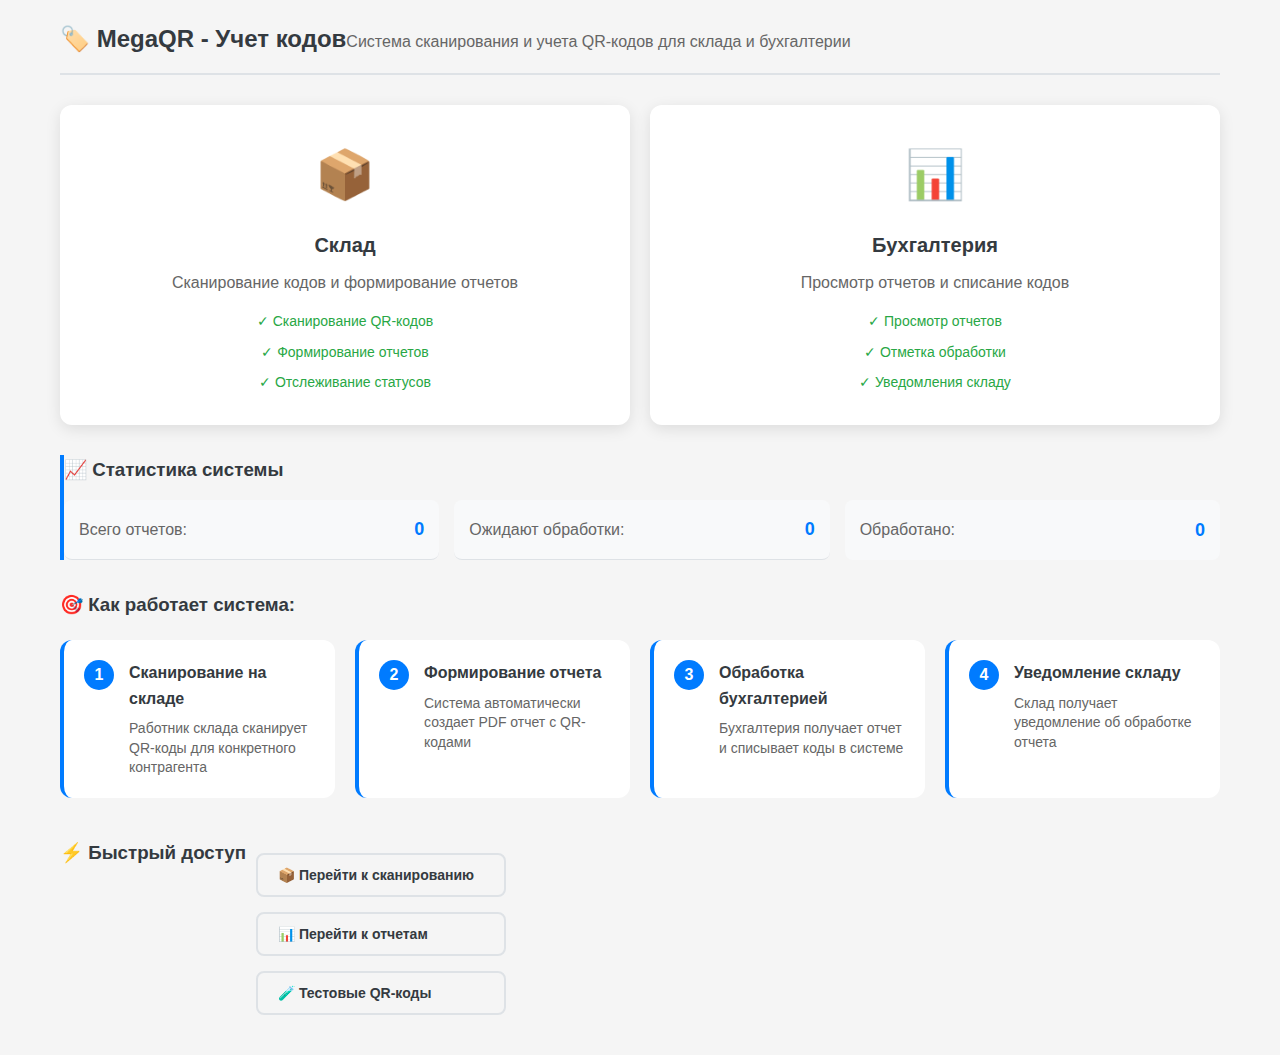
<file: index.html>
<!DOCTYPE html>
<html lang="ru">
<head>
    <meta charset="UTF-8">
    <meta name="viewport" content="width=device-width, initial-scale=1.0">
    <title>MegaQR - Учет кодов</title>
    <link rel="stylesheet" href="css/styles.css">
    <!-- PWA Meta Tags -->
    <meta name="theme-color" content="#007bff">
    <meta name="apple-mobile-web-app-capable" content="yes">
    <meta name="apple-mobile-web-app-status-bar-style" content="default">
    <meta name="apple-mobile-web-app-title" content="MegaQR">

    <!-- Icons -->
    <link rel="icon" type="image/png" href="icons/icon-72x72.png">
    <link rel="apple-touch-icon" href="icons/icon-152x152.png">

    <!-- Manifest -->
    <link rel="manifest" href="manifest.json">
</head>
<body>
    <div class="container">
        <header class="header">
            <h1>🏷️ MegaQR - Учет кодов</h1>
            <p class="subtitle">Система сканирования и учета QR-кодов для склада и бухгалтерии</p>
        </header>

        <div class="role-selection">
            <div class="role-card" onclick="selectRole('warehouse')">
                <div class="role-icon">📦</div>
                <h3>Склад</h3>
                <p>Сканирование кодов и формирование отчетов</p>
                <div class="role-features">
                    <span>✓ Сканирование QR-кодов</span>
                    <span>✓ Формирование отчетов</span>
                    <span>✓ Отслеживание статусов</span>
                </div>
            </div>
            
            <div class="role-card" onclick="selectRole('accountant')">
                <div class="role-icon">📊</div>
                <h3>Бухгалтерия</h3>
                <p>Просмотр отчетов и списание кодов</p>
                <div class="role-features">
                    <span>✓ Просмотр отчетов</span>
                    <span>✓ Отметка обработки</span>
                    <span>✓ Уведомления складу</span>
                </div>
            </div>
        </div>

        <div class="system-status">
            <div class="status-card">
                <h3>📈 Статистика системы</h3>
                <div class="status-grid">
                    <div class="status-item">
                        <span class="status-label">Всего отчетов:</span>
                        <span class="status-value" id="totalReportsCount">0</span>
                    </div>
                    <div class="status-item">
                        <span class="status-label">Ожидают обработки:</span>
                        <span class="status-value" id="pendingReportsCount">0</span>
                    </div>
                    <div class="status-item">
                        <span class="status-label">Обработано:</span>
                        <span class="status-value" id="processedReportsCount">0</span>
                    </div>
                </div>
            </div>
        </div>

        <div class="info-section">
            <h3>🎯 Как работает система:</h3>
            <div class="workflow">
                <div class="step">
                    <span class="step-number">1</span>
                    <div class="step-content">
                        <h4>Сканирование на складе</h4>
                        <p>Работник склада сканирует QR-коды для конкретного контрагента</p>
                    </div>
                </div>
                <div class="step">
                    <span class="step-number">2</span>
                    <div class="step-content">
                        <h4>Формирование отчета</h4>
                        <p>Система автоматически создает PDF отчет с QR-кодами</p>
                    </div>
                </div>
                <div class="step">
                    <span class="step-number">3</span>
                    <div class="step-content">
                        <h4>Обработка бухгалтерией</h4>
                        <p>Бухгалтерия получает отчет и списывает коды в системе</p>
                    </div>
                </div>
                <div class="step">
                    <span class="step-number">4</span>
                    <div class="step-content">
                        <h4>Уведомление складу</h4>
                        <p>Склад получает уведомление об обработке отчета</p>
                    </div>
                </div>
            </div>
        </div>

        <div class="quick-actions">
            <h3>⚡ Быстрый доступ</h3>
            <div class="actions-grid">
                <button class="btn btn-outline" onclick="selectRole('warehouse')">
                    📦 Перейти к сканированию
                </button>
                <button class="btn btn-outline" onclick="selectRole('accountant')">
                    📊 Перейти к отчетам
                </button>
                <button class="btn btn-outline" onclick="showTestCodes()">
                    🧪 Тестовые QR-коды
                </button>
            </div>
        </div>
    </div>

    <script>
        function selectRole(role) {
            if (role === 'warehouse') {
                window.location.href = 'scanner.html';
            } else if (role === 'accountant') {
                window.location.href = 'accountant.html';
            }
        }

        function showTestCodes() {
            window.location.href = 'test-qr-codes.html';
        }

        // Загрузка статистики системы
        document.addEventListener('DOMContentLoaded', function() {
            loadSystemStats();
        });

        function loadSystemStats() {
            try {
                const reports = JSON.parse(localStorage.getItem('warehouse_reports') || '[]');
                const total = reports.length;
                const pending = reports.filter(r => r.status === 'pending').length;
                const processed = reports.filter(r => r.status === 'processed').length;

                document.getElementById('totalReportsCount').textContent = total;
                document.getElementById('pendingReportsCount').textContent = pending;
                document.getElementById('processedReportsCount').textContent = processed;
            } catch (error) {
                console.error('Error loading system stats:', error);
            }
        }
    </script>

    <style>
        .role-selection {
            display: grid;
            grid-template-columns: 1fr 1fr;
            gap: 20px;
            margin: 30px 0;
        }

        .role-card {
            background: white;
            padding: 30px;
            border-radius: 12px;
            text-align: center;
            cursor: pointer;
            transition: all 0.3s ease;
            border: 2px solid transparent;
            box-shadow: 0 4px 15px rgba(0,0,0,0.1);
        }

        .role-card:hover {
            transform: translateY(-5px);
            border-color: var(--primary);
            box-shadow: 0 8px 25px rgba(0,0,0,0.15);
        }

        .role-icon {
            font-size: 48px;
            margin-bottom: 15px;
        }

        .role-card h3 {
            color: var(--dark);
            margin-bottom: 10px;
            font-size: 20px;
        }

        .role-card p {
            color: #666;
            margin-bottom: 15px;
            line-height: 1.5;
        }

        .role-features {
            display: flex;
            flex-direction: column;
            gap: 8px;
            margin-top: 15px;
        }

        .role-features span {
            font-size: 14px;
            color: var(--success);
            font-weight: 500;
        }

        .system-status {
            margin: 30px 0;
        }

        .status-grid {
            display: grid;
            grid-template-columns: repeat(auto-fit, minmax(200px, 1fr));
            gap: 15px;
            margin-top: 15px;
        }

        .status-item {
            display: flex;
            justify-content: space-between;
            align-items: center;
            padding: 15px;
            background: var(--light);
            border-radius: 8px;
        }

        .status-label {
            color: #666;
            font-weight: 500;
        }

        .status-value {
            font-weight: bold;
            font-size: 18px;
            color: var(--primary);
        }

        .workflow {
            display: grid;
            grid-template-columns: repeat(auto-fit, minmax(250px, 1fr));
            gap: 20px;
            margin-top: 20px;
        }

        .step {
            display: flex;
            align-items: flex-start;
            gap: 15px;
            padding: 20px;
            background: white;
            border-radius: 12px;
            border-left: 4px solid var(--primary);
        }

        .step-number {
            background: var(--primary);
            color: white;
            width: 30px;
            height: 30px;
            border-radius: 50%;
            display: flex;
            align-items: center;
            justify-content: center;
            font-weight: bold;
            flex-shrink: 0;
        }

        .step-content h4 {
            margin: 0 0 8px 0;
            color: var(--dark);
        }

        .step-content p {
            margin: 0;
            color: #666;
            font-size: 14px;
            line-height: 1.4;
        }

        .quick-actions {
            margin: 40px 0 20px 0;
        }

        .actions-grid {
            display: grid;
            grid-template-columns: repeat(auto-fit, minmax(250px, 1fr));
            gap: 15px;
            margin-top: 15px;
        }

        @media (max-width: 768px) {
            .role-selection {
                grid-template-columns: 1fr;
            }
            
            .workflow {
                grid-template-columns: 1fr;
            }
            
            .actions-grid {
                grid-template-columns: 1fr;
            }
        }
    </style>
    
    <script src="js/utils.js"></script>
    <script src="js/app-state.js"></script>

    <script>
        // Регистрация Service Worker
        if ('serviceWorker' in navigator) {
          window.addEventListener('load', function() {
            navigator.serviceWorker.register('/service-worker.js')
              .then(function(registration) {
                console.log('✅ ServiceWorker registered: ', registration.scope);
              })
              .catch(function(error) {
                console.log('❌ ServiceWorker registration failed: ', error);
              });
          });
        }
        
        // Показ уведомления об установке
        let deferredPrompt;
        window.addEventListener('beforeinstallprompt', (e) => {
          e.preventDefault();
          deferredPrompt = e;
          
          // Показываем кнопку установки
          showInstallPrompt();
        });
        
        function showInstallPrompt() {
          const installBtn = document.createElement('button');
          installBtn.innerHTML = '📱 Установить приложение';
          installBtn.style.cssText = `
            position: fixed;
            bottom: 20px;
            left: 50%;
            transform: translateX(-50%);
            background: #007bff;
            color: white;
            border: none;
            padding: 12px 20px;
            border-radius: 25px;
            font-weight: bold;
            z-index: 10000;
            box-shadow: 0 4px 12px rgba(0,123,255,0.3);
          `;
          installBtn.onclick = installApp;
          
          document.body.appendChild(installBtn);
        }
        
        async function installApp() {
          if (deferredPrompt) {
            deferredPrompt.prompt();
            const { outcome } = await deferredPrompt.userChoice;
            
            if (outcome === 'accepted') {
              console.log('✅ Пользователь установил приложение');
            }
            
            deferredPrompt = null;
          }
        }
        </script>
</body>
</html>
</file>
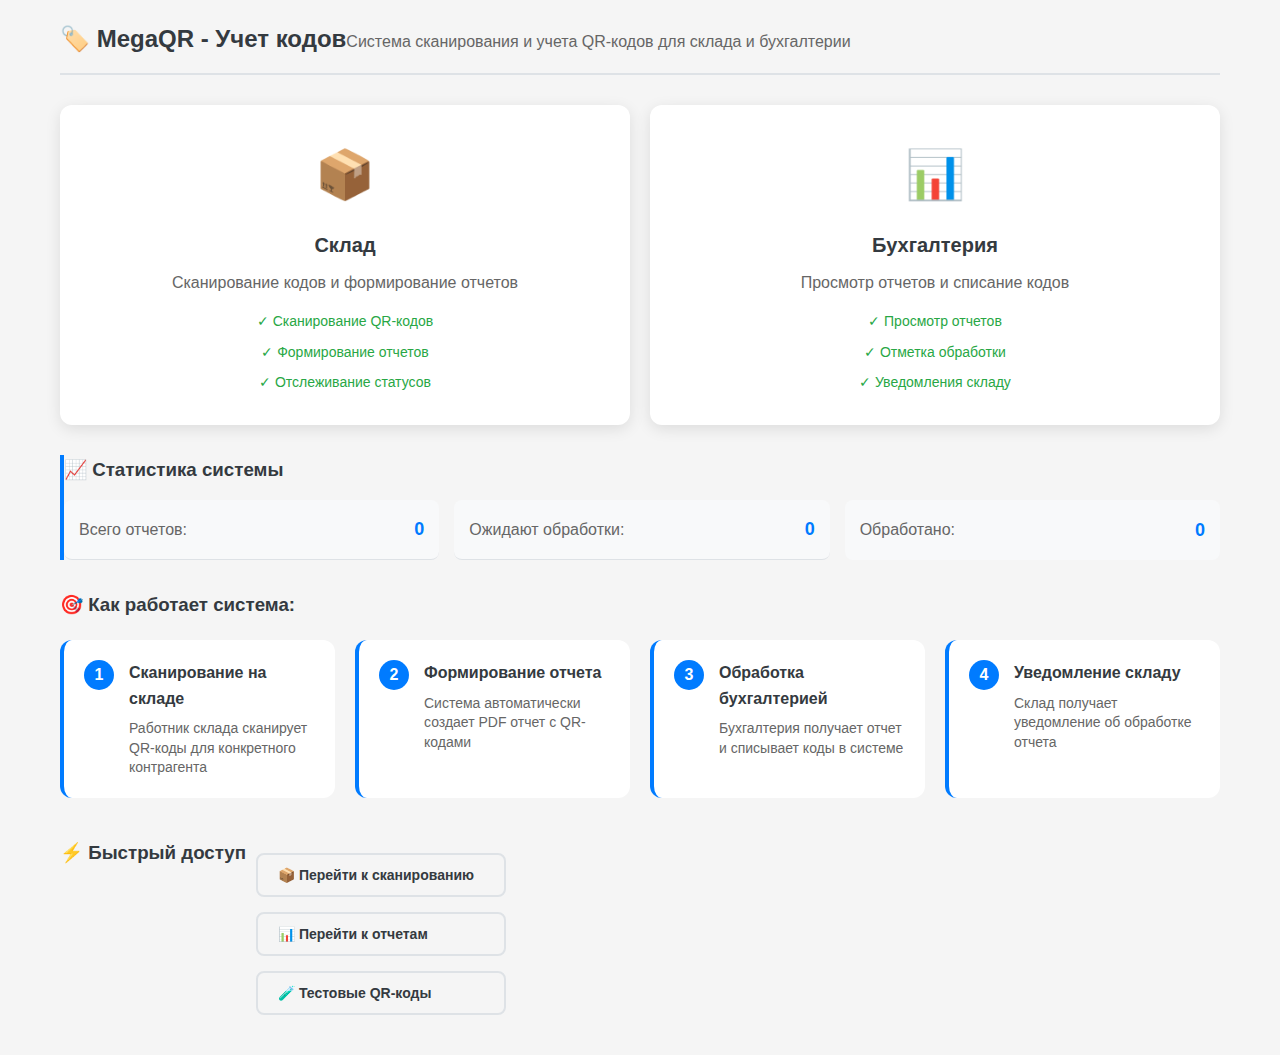
<file: MeGaQR/index.html>
<!DOCTYPE html>
<html lang="ru">
<head>
    <meta charset="UTF-8">
    <meta name="viewport" content="width=device-width, initial-scale=1.0">
    <title>MegaQR - Учет кодов</title>
    <link rel="stylesheet" href="css/styles.css">
    <!-- PWA Meta Tags -->
    <meta name="theme-color" content="#007bff">
    <meta name="apple-mobile-web-app-capable" content="yes">
    <meta name="apple-mobile-web-app-status-bar-style" content="default">
    <meta name="apple-mobile-web-app-title" content="MegaQR">

    <!-- Icons -->
    <link rel="icon" type="image/png" href="icons/icon-72x72.png">
    <link rel="apple-touch-icon" href="icons/icon-152x152.png">

    <!-- Manifest -->
    <link rel="manifest" href="manifest.json">
</head>
<body>
    <div class="container">
        <header class="header">
            <h1>🏷️ MegaQR - Учет кодов</h1>
            <p class="subtitle">Система сканирования и учета QR-кодов для склада и бухгалтерии</p>
        </header>

        <div class="role-selection">
            <div class="role-card" onclick="selectRole('warehouse')">
                <div class="role-icon">📦</div>
                <h3>Склад</h3>
                <p>Сканирование кодов и формирование отчетов</p>
                <div class="role-features">
                    <span>✓ Сканирование QR-кодов</span>
                    <span>✓ Формирование отчетов</span>
                    <span>✓ Отслеживание статусов</span>
                </div>
            </div>
            
            <div class="role-card" onclick="selectRole('accountant')">
                <div class="role-icon">📊</div>
                <h3>Бухгалтерия</h3>
                <p>Просмотр отчетов и списание кодов</p>
                <div class="role-features">
                    <span>✓ Просмотр отчетов</span>
                    <span>✓ Отметка обработки</span>
                    <span>✓ Уведомления складу</span>
                </div>
            </div>
        </div>

        <div class="system-status">
            <div class="status-card">
                <h3>📈 Статистика системы</h3>
                <div class="status-grid">
                    <div class="status-item">
                        <span class="status-label">Всего отчетов:</span>
                        <span class="status-value" id="totalReportsCount">0</span>
                    </div>
                    <div class="status-item">
                        <span class="status-label">Ожидают обработки:</span>
                        <span class="status-value" id="pendingReportsCount">0</span>
                    </div>
                    <div class="status-item">
                        <span class="status-label">Обработано:</span>
                        <span class="status-value" id="processedReportsCount">0</span>
                    </div>
                </div>
            </div>
        </div>

        <div class="info-section">
            <h3>🎯 Как работает система:</h3>
            <div class="workflow">
                <div class="step">
                    <span class="step-number">1</span>
                    <div class="step-content">
                        <h4>Сканирование на складе</h4>
                        <p>Работник склада сканирует QR-коды для конкретного контрагента</p>
                    </div>
                </div>
                <div class="step">
                    <span class="step-number">2</span>
                    <div class="step-content">
                        <h4>Формирование отчета</h4>
                        <p>Система автоматически создает PDF отчет с QR-кодами</p>
                    </div>
                </div>
                <div class="step">
                    <span class="step-number">3</span>
                    <div class="step-content">
                        <h4>Обработка бухгалтерией</h4>
                        <p>Бухгалтерия получает отчет и списывает коды в системе</p>
                    </div>
                </div>
                <div class="step">
                    <span class="step-number">4</span>
                    <div class="step-content">
                        <h4>Уведомление складу</h4>
                        <p>Склад получает уведомление об обработке отчета</p>
                    </div>
                </div>
            </div>
        </div>

        <div class="quick-actions">
            <h3>⚡ Быстрый доступ</h3>
            <div class="actions-grid">
                <button class="btn btn-outline" onclick="selectRole('warehouse')">
                    📦 Перейти к сканированию
                </button>
                <button class="btn btn-outline" onclick="selectRole('accountant')">
                    📊 Перейти к отчетам
                </button>
                <button class="btn btn-outline" onclick="showTestCodes()">
                    🧪 Тестовые QR-коды
                </button>
            </div>
        </div>
    </div>

    <script>
        function selectRole(role) {
            if (role === 'warehouse') {
                window.location.href = 'scanner.html';
            } else if (role === 'accountant') {
                window.location.href = 'accountant.html';
            }
        }

        function showTestCodes() {
            window.location.href = 'test-qr-codes.html';
        }

        // Загрузка статистики системы
        document.addEventListener('DOMContentLoaded', function() {
            loadSystemStats();
        });

        function loadSystemStats() {
            try {
                const reports = JSON.parse(localStorage.getItem('warehouse_reports') || '[]');
                const total = reports.length;
                const pending = reports.filter(r => r.status === 'pending').length;
                const processed = reports.filter(r => r.status === 'processed').length;

                document.getElementById('totalReportsCount').textContent = total;
                document.getElementById('pendingReportsCount').textContent = pending;
                document.getElementById('processedReportsCount').textContent = processed;
            } catch (error) {
                console.error('Error loading system stats:', error);
            }
        }
    </script>

    <style>
        .role-selection {
            display: grid;
            grid-template-columns: 1fr 1fr;
            gap: 20px;
            margin: 30px 0;
        }

        .role-card {
            background: white;
            padding: 30px;
            border-radius: 12px;
            text-align: center;
            cursor: pointer;
            transition: all 0.3s ease;
            border: 2px solid transparent;
            box-shadow: 0 4px 15px rgba(0,0,0,0.1);
        }

        .role-card:hover {
            transform: translateY(-5px);
            border-color: var(--primary);
            box-shadow: 0 8px 25px rgba(0,0,0,0.15);
        }

        .role-icon {
            font-size: 48px;
            margin-bottom: 15px;
        }

        .role-card h3 {
            color: var(--dark);
            margin-bottom: 10px;
            font-size: 20px;
        }

        .role-card p {
            color: #666;
            margin-bottom: 15px;
            line-height: 1.5;
        }

        .role-features {
            display: flex;
            flex-direction: column;
            gap: 8px;
            margin-top: 15px;
        }

        .role-features span {
            font-size: 14px;
            color: var(--success);
            font-weight: 500;
        }

        .system-status {
            margin: 30px 0;
        }

        .status-grid {
            display: grid;
            grid-template-columns: repeat(auto-fit, minmax(200px, 1fr));
            gap: 15px;
            margin-top: 15px;
        }

        .status-item {
            display: flex;
            justify-content: space-between;
            align-items: center;
            padding: 15px;
            background: var(--light);
            border-radius: 8px;
        }

        .status-label {
            color: #666;
            font-weight: 500;
        }

        .status-value {
            font-weight: bold;
            font-size: 18px;
            color: var(--primary);
        }

        .workflow {
            display: grid;
            grid-template-columns: repeat(auto-fit, minmax(250px, 1fr));
            gap: 20px;
            margin-top: 20px;
        }

        .step {
            display: flex;
            align-items: flex-start;
            gap: 15px;
            padding: 20px;
            background: white;
            border-radius: 12px;
            border-left: 4px solid var(--primary);
        }

        .step-number {
            background: var(--primary);
            color: white;
            width: 30px;
            height: 30px;
            border-radius: 50%;
            display: flex;
            align-items: center;
            justify-content: center;
            font-weight: bold;
            flex-shrink: 0;
        }

        .step-content h4 {
            margin: 0 0 8px 0;
            color: var(--dark);
        }

        .step-content p {
            margin: 0;
            color: #666;
            font-size: 14px;
            line-height: 1.4;
        }

        .quick-actions {
            margin: 40px 0 20px 0;
        }

        .actions-grid {
            display: grid;
            grid-template-columns: repeat(auto-fit, minmax(250px, 1fr));
            gap: 15px;
            margin-top: 15px;
        }

        @media (max-width: 768px) {
            .role-selection {
                grid-template-columns: 1fr;
            }
            
            .workflow {
                grid-template-columns: 1fr;
            }
            
            .actions-grid {
                grid-template-columns: 1fr;
            }
        }
    </style>
    
    <script src="js/utils.js"></script>
    <script src="js/app-state.js"></script>

    <script>
        // Регистрация Service Worker
        if ('serviceWorker' in navigator) {
          window.addEventListener('load', function() {
            navigator.serviceWorker.register('/service-worker.js')
              .then(function(registration) {
                console.log('✅ ServiceWorker registered: ', registration.scope);
              })
              .catch(function(error) {
                console.log('❌ ServiceWorker registration failed: ', error);
              });
          });
        }
        
        // Показ уведомления об установке
        let deferredPrompt;
        window.addEventListener('beforeinstallprompt', (e) => {
          e.preventDefault();
          deferredPrompt = e;
          
          // Показываем кнопку установки
          showInstallPrompt();
        });
        
        function showInstallPrompt() {
          const installBtn = document.createElement('button');
          installBtn.innerHTML = '📱 Установить приложение';
          installBtn.style.cssText = `
            position: fixed;
            bottom: 20px;
            left: 50%;
            transform: translateX(-50%);
            background: #007bff;
            color: white;
            border: none;
            padding: 12px 20px;
            border-radius: 25px;
            font-weight: bold;
            z-index: 10000;
            box-shadow: 0 4px 12px rgba(0,123,255,0.3);
          `;
          installBtn.onclick = installApp;
          
          document.body.appendChild(installBtn);
        }
        
        async function installApp() {
          if (deferredPrompt) {
            deferredPrompt.prompt();
            const { outcome } = await deferredPrompt.userChoice;
            
            if (outcome === 'accepted') {
              console.log('✅ Пользователь установил приложение');
            }
            
            deferredPrompt = null;
          }
        }
        </script>
</body>
</html>
</file>
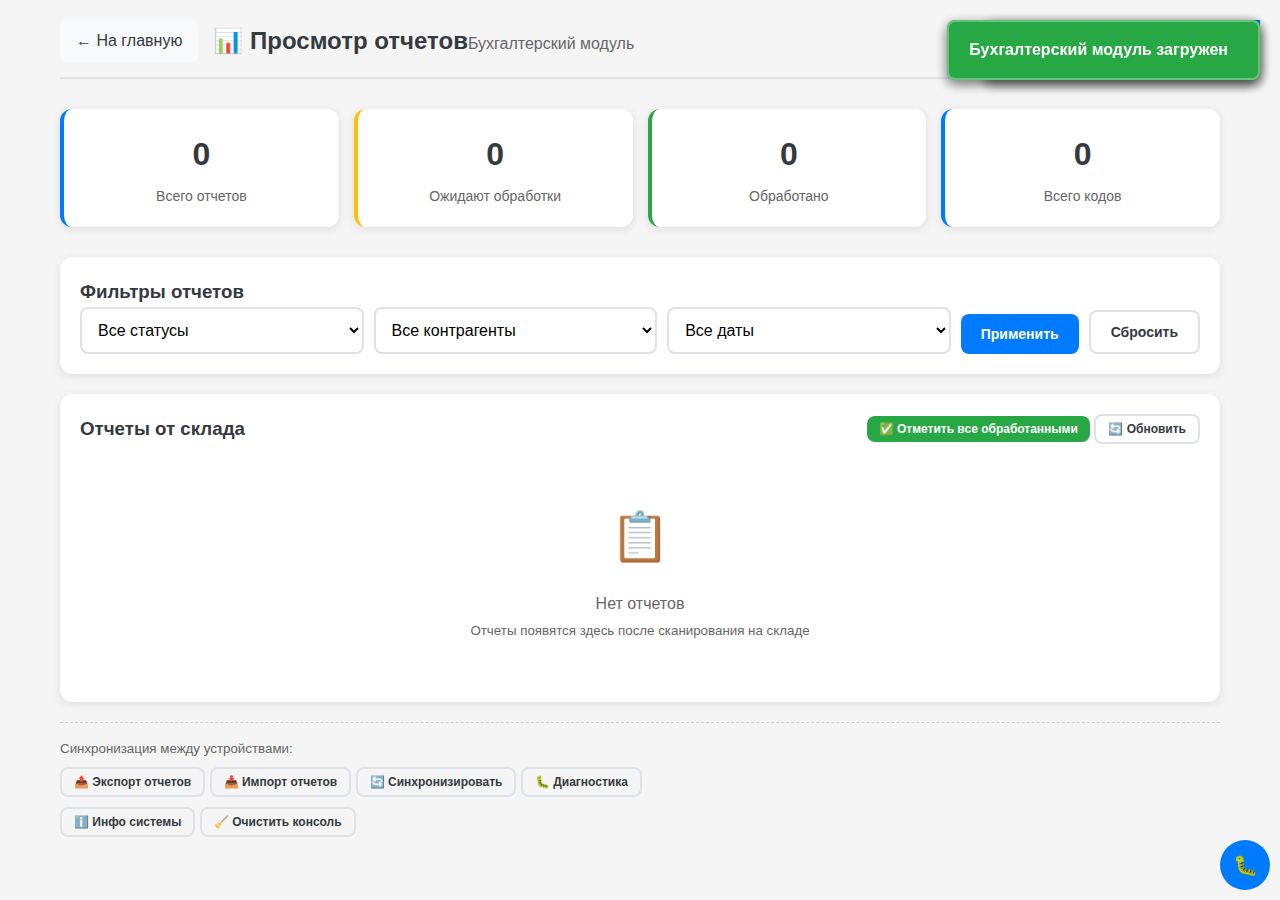
<file: accountant.html>
<!DOCTYPE html>
<html lang="ru">
<head>
    <meta charset="UTF-8">
    <meta name="viewport" content="width=device-width, initial-scale=1.0">
    <title>Просмотр отчетов - Бухгалтерия</title>
    <link rel="stylesheet" href="css/styles.css">
</head>
<body>
    <div class="container">
        <header class="header">
            <a href="index.html" class="back-button">← На главную</a>
            <h1>📊 Просмотр отчетов</h1>
            <p class="subtitle">Бухгалтерский модуль</p>
        </header>

        <!-- Статистика -->
        <div class="stats-grid">
            <div class="stat-card">
                <div class="stat-value" id="totalReportsCount">0</div>
                <div class="stat-label">Всего отчетов</div>
            </div>
            <div class="stat-card">
                <div class="stat-value" id="pendingReportsCount">0</div>
                <div class="stat-label">Ожидают обработки</div>
            </div>
            <div class="stat-card">
                <div class="stat-value" id="processedReportsCount">0</div>
                <div class="stat-label">Обработано</div>
            </div>
            <div class="stat-card">
                <div class="stat-value" id="totalCodesCount">0</div>
                <div class="stat-label">Всего кодов</div>
            </div>
        </div>

        <!-- Фильтры -->
        <div class="card">
            <h3>Фильтры отчетов</h3>
            <div class="filters">
                <select id="statusFilter" class="form-select">
                    <option value="">Все статусы</option>
                    <option value="pending">Ожидают обработки</option>
                    <option value="processed">Обработанные</option>
                </select>
                
                <select id="contractorFilter" class="form-select">
                    <option value="">Все контрагенты</option>
                </select>
                
                <select id="dateFilter" class="form-select">
                    <option value="">Все даты</option>
                    <option value="today">Сегодня</option>
                    <option value="week">За неделю</option>
                    <option value="month">За месяц</option>
                </select>
                
                <button id="applyFilters" class="btn btn-primary">Применить</button>
                <button id="clearFilters" class="btn btn-outline">Сбросить</button>
            </div>
        </div>

        <!-- Список отчетов -->
        <div class="card">
            <div class="card-header">
                <h3>Отчеты от склада</h3>
                <div>
                    <button id="markAllProcessed" class="btn btn-sm btn-success">✅ Отметить все обработанными</button>
                    <button id="refreshReports" class="btn btn-sm btn-outline">🔄 Обновить</button>
                </div>
            </div>

            <div id="reportsList" class="reports-list">
                <div class="empty-state">
                    <span class="empty-icon">📋</span>
                    <p>Нет доступных отчетов</p>
                    <small>Отчеты появятся здесь после сканирования на складе</small>
                </div>
            </div>
        </div>

        <!-- Детали отчета -->
        <div id="reportDetails" class="card hidden">
            <div class="card-header">
                <h3>Детали отчета</h3>
                <div>
                    <button id="processReport" class="btn btn-success">✅ Отметить обработанным</button>
                    <button onclick="closeReportDetailsFallback()" class="btn btn-secondary">✕ Закрыть</button>
                </div>
            </div>
            
            <div id="reportContent">
                <!-- Динамически заполняется -->
            </div>
        </div>

        <!-- Уведомления для бухгалтера -->
        <div id="accountantNotifications" class="notifications-panel hidden">
            <div class="notifications-header">
                <h4>📧 Новые отчеты</h4>
                <button onclick="hideNotificationsFallback()" class="btn btn-sm btn-secondary">✕ Закрыть</button>
            </div>
            <div id="notificationsList" class="notifications-list">
                <!-- Уведомления загружаются динамически -->
            </div>
        </div>

        <!-- Синхронизация -->
        <div class="sync-actions" style="margin-top: 15px; padding-top: 15px; border-top: 1px dashed #ccc;">
            <small style="color: #666; display: block; margin-bottom: 8px;">Синхронизация между устройствами:</small>
            <button class="btn btn-sm btn-outline" onclick="exportReportsGlobal()">
                📤 Экспорт отчетов
            </button>
            <button class="btn btn-sm btn-outline" onclick="importReportsGlobal()">
                📥 Импорт отчетов
            </button>
            <button class="btn btn-sm btn-outline" onclick="syncDataSourcesGlobal()">
                🔄 Синхронизировать
            </button>
            <button class="btn btn-sm btn-outline" onclick="debugStorageGlobal()">
                🐛 Диагностика
            </button>
        </div>

        <!-- Отладка -->
        <div style="margin-top: 10px;">
            <button class="btn btn-sm btn-outline" onclick="showDebugInfo()">
                ℹ️ Инфо системы
            </button>
            <button class="btn btn-sm btn-outline" onclick="clearMobileConsole()">
                🧹 Очистить консоль
            </button>
        </div>
    </div>

    <!-- Кнопка показа уведомлений -->
    <button id="showNotifications" class="notification-bell" onclick="showNotificationsFallback()">
        🔔 <span id="notificationCount" class="notification-badge hidden">0</span>
    </button>

    <!-- Контейнер для всплывающих уведомлений -->
    <div id="notificationContainer"></div>

    <!-- Библиотеки -->
    <script src="https://cdn.jsdelivr.net/npm/html5-qrcode@2.3.8/html5-qrcode.min.js"></script>
    <script src="https://cdnjs.cloudflare.com/ajax/libs/qrcode-generator/1.4.4/qrcode.min.js"></script>
    <script src="https://cdn.jsdelivr.net/npm/jspdf@2.5.1/dist/jspdf.umd.min.js"></script>
    <script src="https://cdn.jsdelivr.net/npm/@pdf-lib/fontkit@1.1.1/dist/fontkit.umd.min.js"></script>
    <script src="https://cdnjs.cloudflare.com/ajax/libs/jsbarcode/3.11.5/JsBarcode.all.min.js"></script>
    <script src="https://cdn.jsdelivr.net/npm/bwip-js@2.1.2/dist/bwip-js.min.js"></script>

    <!-- Скрипты -->
    <script src="js/utils.js"></script>
    <script src="js/app-state.js"></script>
    <script src="js/pdf-generator.js"></script>
    <script src="js/notifications.js"></script>
    <script src="js/accountant.js"></script>
    <script src="js/sync-manager.js"></script>

    <!-- Мобильная консоль -->
    <div id="mobileConsole" style="position: fixed; bottom: 10px; right: 10px; z-index: 10000;">
        <button onclick="toggleMobileConsole()" style="background: #007bff; color: white; border: none; border-radius: 50%; width: 50px; height: 50px; font-size: 20px;">
            🐛
        </button>
        <div id="consolePanel" style="display: none; position: absolute; bottom: 60px; right: 0; width: 320px; height: 300px; background: #1e1e1e; color: #00ff00; border: 2px solid #007bff; border-radius: 8px; font-family: 'Courier New', monospace; font-size: 14px;">
            <div style="background: #007bff; color: white; padding: 8px; border-radius: 6px 6px 0 0;">
                <strong>Мобильная консоль</strong>
                <button onclick="clearMobileConsole()" style="float: right; background: #ff4444; color: white; border: none; border-radius: 4px; padding: 2px 8px;">🧹</button>
            </div>
            <div id="consoleOutput" style="height: 220px; overflow-y: auto; padding: 10px; border-bottom: 1px solid #333;">
                <!-- Сюда выводятся логи -->
            </div>
            <div style="padding: 8px;">
                <input type="text" id="consoleInput" placeholder="Введите команду..." 
                       style="width: 100%; padding: 8px; border: 1px solid #555; background: #2d2d2d; color: #00ff00; border-radius: 4px; font-family: monospace;"
                       onkeypress="handleConsoleInput(event)">
                <small style="color: #888; display: block; margin-top: 5px;">
                    Доступные команды: debug, reports, contractors, storage, clear, help, fix
                </small>
            </div>
        </div>
    </div>
    
    <script>
    // Проверка загрузки всех скриптов
    console.log('🔧 Checking script loading...');
    console.log('utils.js:', typeof showSuccess !== 'undefined' ? '✅' : '❌');
    console.log('app-state.js:', typeof AppState !== 'undefined' ? '✅' : '❌');
    console.log('pdf-generator.js:', typeof PDFGenerator !== 'undefined' ? '✅' : '❌');
    console.log('notifications.js:', typeof NotificationManager !== 'undefined' ? '✅' : '❌');
    console.log('accountant.js:', typeof AccountantManager !== 'undefined' ? '✅' : '❌');

    // Мобильная консоль с вводом команд
    let consoleVisible = false;
    const consoleOutput = document.getElementById('consoleOutput');
    const consolePanel = document.getElementById('consolePanel');
    const consoleInput = document.getElementById('consoleInput');
    
    function toggleMobileConsole() {
        consoleVisible = !consoleVisible;
        consolePanel.style.display = consoleVisible ? 'block' : 'none';
        if (consoleVisible) {
            setTimeout(() => consoleInput.focus(), 100);
        }
    }
    
    // Обработчик ввода команд
    function handleConsoleInput(event) {
        if (event.key === 'Enter') {
            const command = consoleInput.value.trim();
            consoleInput.value = '';
            
            // Выводим команду в консоль
            addToConsole(`<span style="color: #ffff00">&gt; ${command}</span>`);
            
            // Обрабатываем команду
            executeCommand(command);
        }
    }
    
    // Выполнение команд
    function executeCommand(command) {
        switch(command.toLowerCase()) {
            case 'debug':
            case 'info':
                showDebugInfo();
                break;
            case 'restorecontractors':
                restoreDefaultContractors();
                break;
            case 'clear':
                clearMobileConsole();
                break;
            case 'help':
                showHelp();
                break;
            case 'reports':
                showReportsDebug();
                break;
            case 'contractors':
                showContractorsDebug();
                break;
            case 'storage':
                showStorageDebug();
                break;
            case 'test':
                addToConsole('✅ Тестовая команда выполнена!');
                console.log('Тест из мобильной консоли');
                break;
            case 'fix':
                fixManagers();
                break;
            case 'reset':
                resetData();
                break;
            case 'refreshstats':
                refreshStats();
                break;
            default:
                if (command) {
                    addToConsole(`❌ Неизвестная команда: "${command}"`);
                    addToConsole('💡 Введите "help" для списка команд');
                }
        }
    }

    // Восстановление контрагентов по умолчанию
    function restoreDefaultContractors() {
        try {
            const defaultContractors = [
                { id: 1, name: 'ООО "Ромашка"', category: 'Оптовый покупатель', createdAt: new Date().toISOString() },
                { id: 2, name: 'ИП Иванов', category: 'Розничная сеть', createdAt: new Date().toISOString() },
                { id: 3, name: 'ООО "Луч"', category: 'Дилер', createdAt: new Date().toISOString() },
                { id: 4, name: 'АО "Вектор"', category: 'Партнер', createdAt: new Date().toISOString() },
                { id: 5, name: 'ООО "Луч Саяны"', category: 'Дилер', createdAt: new Date().toISOString() },
                { id: 6, name: 'АО "Луч Восток"', category: 'Партнер', createdAt: new Date().toISOString() },
                { id: 7, name: 'ИП Лучистый', category: 'Розничная сеть', createdAt: new Date().toISOString() }
            ];
            
            localStorage.setItem('honest_sign_contractors', JSON.stringify(defaultContractors));
            
            console.log('✅ Default contractors restored:', defaultContractors);
            addToConsole('✅ Контрагенты восстановлены!');
            addToConsole(`👥 Добавлено ${defaultContractors.length} контрагентов`);
            
            // Обновляем интерфейс если менеджер доступен
            if (window.accountantManager) {
                accountantManager.loadContractorsFromStorage();
            }
            
            // Показываем список
            showContractorsDebug();
            
        } catch (error) {
            console.error('❌ Error restoring contractors:', error);
            addToConsole('❌ Ошибка при восстановлении контрагентов: ' + error.message);
        }
    }

    // Отладочная информация об отчетах (работает без менеджеров)
    function showReportsDebug() {
        console.log('=== ОТЧЕТЫ ДЕБАГ ===');
    
        try {
            const warehouseReports = JSON.parse(localStorage.getItem('warehouse_reports') || '[]');
            const appStateReports = JSON.parse(localStorage.getItem('honest_sign_reports') || '[]');
            const sentSessions = JSON.parse(localStorage.getItem('honest_sign_sent_sessions') || '[]');
        
            console.log('📊 Warehouse reports:', warehouseReports);
            console.log('📊 AppState reports:', appStateReports);
            console.log('📊 Sent sessions:', sentSessions);
        
            addToConsole(`<strong>📊 Сводка по отчетам:</strong>`);
            addToConsole(`• Warehouse reports: ${warehouseReports.length}`);
            addToConsole(`• AppState reports: ${appStateReports.length}`);
            addToConsole(`• Sent sessions: ${sentSessions.length}`);
            
            // Детальная информация
            if (warehouseReports.length > 0) {
                addToConsole(`<strong>📋 Детали отчетов:</strong>`);
                warehouseReports.forEach((report, index) => {
                    addToConsole(`${index + 1}. ID: ${report.id || 'N/A'}`);
                    addToConsole(`   Контрагент: ${report.contractorName || report.contractorId}`);
                    addToConsole(`   Коды: ${report.codes ? report.codes.length : 0}`);
                    addToConsole(`   Статус: ${report.status || 'pending'}`);
                    addToConsole(`   Порядковый №: ${report.sequentialNumber || 'N/A'}`);
                    addToConsole(`---`);
                });
            }
            
        } catch (error) {
            console.error('Reports debug error:', error);
            addToConsole('❌ Ошибка при получении отчетов: ' + error.message);
        }
    }

    // Отладочная информация о контрагентах (работает без менеджеров)
    function showContractorsDebug() {
        console.log('=== КОНТРАГЕНТЫ ДЕБАГ ===');
        
        try {
            const contractors = JSON.parse(localStorage.getItem('honest_sign_contractors') || '[]');
            const selectedContractors = JSON.parse(localStorage.getItem('honest_sign_selected_contractors') || '{}');
            
            console.log('👥 Contractors:', contractors);
            console.log('👥 Selected contractors:', selectedContractors);
            
            addToConsole(`<strong>👥 Контрагенты в системе:</strong>`);
            addToConsole(`• Всего: ${contractors.length}`);
            
            if (contractors.length > 0) {
                contractors.forEach(contractor => {
                    addToConsole(`• ${contractor.name} (ID: ${contractor.id}, Категория: ${contractor.category})`);
                });
            } else {
                addToConsole('❌ Контрагенты не найдены в localStorage');
            }
            
            if (selectedContractors.contractorIds) {
                addToConsole(`<strong>🎯 Выбранные контрагенты:</strong>`);
                addToConsole(`• ID: ${selectedContractors.contractorIds.join(', ')}`);
            }
            
        } catch (error) {
            console.error('Contractors debug error:', error);
            addToConsole('❌ Ошибка при получении контрагентов: ' + error.message);
        }
    }

    // Показать все хранилища
    function showStorageDebug() {
        console.log('=== ВСЕ ХРАНИЛИЩА ===');
        
        addToConsole('<strong>🔍 Все ключи в localStorage:</strong>');
        
        try {
            for (let i = 0; i < localStorage.length; i++) {
                const key = localStorage.key(i);
                const value = localStorage.getItem(key);
                addToConsole(`• ${key}: ${value.length} chars`);
            }
            
            // Показать основные хранилища
            const importantKeys = [
                'warehouse_reports',
                'honest_sign_reports', 
                'honest_sign_contractors',
                'honest_sign_current_session',
                'honest_sign_selected_contractors',
                'warehouse_notifications'
            ];
            
            addToConsole('<strong>📁 Основные хранилища:</strong>');
            importantKeys.forEach(key => {
                const value = localStorage.getItem(key);
                if (value) {
                    try {
                        const parsed = JSON.parse(value);
                        addToConsole(`• ${key}: ${Array.isArray(parsed) ? parsed.length + ' items' : 'object'}`);
                    } catch {
                        addToConsole(`• ${key}: string (${value.length} chars)`);
                    }
                } else {
                    addToConsole(`• ${key}: ❌ не найден`);
                }
            });
            
        } catch (error) {
            addToConsole('❌ Ошибка при чтении localStorage: ' + error.message);
        }
    }

    // Сброс данных (осторожно!)
    function resetData() {
        if (confirm('❌ ВНИМАНИЕ! Это удалит ВСЕ данные. Продолжить?')) {
            try {
                localStorage.removeItem('warehouse_reports');
                localStorage.removeItem('honest_sign_reports');
                localStorage.removeItem('honest_sign_sent_sessions');
                localStorage.removeItem('warehouse_notifications');
                
                addToConsole('✅ Все данные очищены');
                addToConsole('🔄 Обновите страницу');
                
            } catch (error) {
                addToConsole('❌ Ошибка при сбросе данных: ' + error.message);
            }
        }
    }

    // Попытка исправить менеджеры
    function fixManagers() {
        console.log('🔧 Attempting to fix managers...');
        
        if (!window.accountantManager && window.AccountantManager) {
            try {
                window.accountantManager = new AccountantManager();
                addToConsole('✅ accountantManager создан');
            } catch (error) {
                addToConsole('❌ Ошибка создания accountantManager');
            }
        }
        
        if (!window.scannerManager && window.ScannerManager) {
            try {
                window.scannerManager = new ScannerManager();
                addToConsole('✅ scannerManager создан');
            } catch (error) {
                addToConsole('❌ Ошибка создания scannerManager');
            }
        }
        
        if (!window.appState && window.AppState) {
            try {
                window.appState = new AppState();
                addToConsole('✅ appState создан');
            } catch (error) {
                addToConsole('❌ Ошибка создания appState');
            }
        }
        
        // Обновим информацию
        showDebugInfo();
    }

    // Обновить статистику
    function refreshStats() {
        if (window.accountantManager && typeof accountantManager.updateStatistics === 'function') {
            accountantManager.updateStatistics();
            addToConsole('✅ Статистика обновлена');
        } else {
            updateStatisticsFallback();
            addToConsole('✅ Статистика обновлена (fallback)');
        }
    }

    // Fallback функции
    function updateStatisticsFallback() {
        try {
            const reports = JSON.parse(localStorage.getItem('warehouse_reports') || '[]');
            const total = reports.length;
            const pending = reports.filter(r => r.status !== 'processed').length;
            const processed = reports.filter(r => r.status === 'processed').length;
            const totalCodes = reports.reduce((sum, r) => sum + (r.codes ? r.codes.length : 0), 0);
            
            document.getElementById('totalReportsCount').textContent = total;
            document.getElementById('pendingReportsCount').textContent = pending;
            document.getElementById('processedReportsCount').textContent = processed;
            document.getElementById('totalCodesCount').textContent = totalCodes;
            
        } catch (error) {
            console.error('Fallback statistics error:', error);
        }
    }

    function closeReportDetailsFallback() {
        document.getElementById('reportDetails').classList.add('hidden');
    }

    function hideNotificationsFallback() {
        const panel = document.getElementById('accountantNotifications');
        if (panel) panel.classList.add('hidden');
    }

    function showNotificationsFallback() {
        const panel = document.getElementById('accountantNotifications');
        if (panel) panel.classList.remove('hidden');
    }

    // Показать справку
    function showHelp() {
        addToConsole('📋 <strong>Доступные команды:</strong>');
        addToConsole('• <strong>debug</strong> - информация о системе');
        addToConsole('• <strong>reports</strong> - отладочная информация отчетов');
        addToConsole('• <strong>contractors</strong> - отладочная информация контрагентов');
        addToConsole('• <strong>storage</strong> - показать все хранилища');
        addToConsole('• <strong>restorecontractors</strong> - 🔄 ВОССТАНОВИТЬ контрагентов');
        addToConsole('• <strong>clear</strong> - очистить консоль');
        addToConsole('• <strong>fix</strong> - попытаться исправить менеджеры');
        addToConsole('• <strong>refreshstats</strong> - обновить статистику');
        addToConsole('• <strong>reset</strong> - ⚠️ ОЧИСТИТЬ ВСЕ ДАННЫЕ');
        addToConsole('• <strong>test</strong> - тестовая команда');
        addToConsole('• <strong>help</strong> - эта справка');
    }
    
    // Добавить сообщение в консоль
    function addToConsole(message) {
        if (consoleOutput) {
            consoleOutput.innerHTML += `<div style="margin-bottom: 5px; line-height: 1.4;">${message}</div>`;
            consoleOutput.scrollTop = consoleOutput.scrollHeight;
        }
    }
    
    // Очистить консоль
    function clearMobileConsole() {
        if (consoleOutput) {
            consoleOutput.innerHTML = '';
        }
    }
    
    // Перехватываем console.log для вывода в мобильную консоль
    const originalLog = console.log;
    const originalError = console.error;
    const originalWarn = console.warn;
    
    console.log = function(...args) {
        originalLog.apply(console, args);
        const message = args.map(arg => 
            typeof arg === 'object' ? JSON.stringify(arg, null, 2) : String(arg)
        ).join(' ');
        addToConsole(`<span style="color: #00ff00">${message}</span>`);
    };
    
    console.error = function(...args) {
        originalError.apply(console, args);
        const message = args.map(arg => 
            typeof arg === 'object' ? JSON.stringify(arg, null, 2) : String(arg)
        ).join(' ');
        addToConsole(`<span style="color: #ff4444">❌ ${message}</span>`);
    };
    
    console.warn = function(...args) {
        originalWarn.apply(console, args);
        const message = args.map(arg => 
            typeof arg === 'object' ? JSON.stringify(arg, null, 2) : String(arg)
        ).join(' ');
        addToConsole(`<span style="color: #ffaa00">⚠️ ${message}</span>`);
    };
    
    // Глобальные функции для отладки
    window.showDebugInfo = function() {
        console.log('=== СИСТЕМНАЯ ИНФОРМАЦИЯ ===');
        console.log('User Agent:', navigator.userAgent);
        console.log('Screen:', screen.width, 'x', screen.height);
        console.log('Touch supported:', 'ontouchstart' in window);
        console.log('LocalStorage:', !!localStorage);
        console.log('scannerManager:', !!window.scannerManager);
        console.log('accountantManager:', !!window.accountantManager);
        console.log('appState:', !!window.appState);
    };
    
    // Глобальные функции для кнопок
    window.exportReportsGlobal = function() {
        if (window.accountantManager && typeof accountantManager.exportReportsData === 'function') {
            accountantManager.exportReportsData();
        } else {
            // Резервная реализация
            try {
                const reports = JSON.parse(localStorage.getItem('warehouse_reports') || '[]');
                const data = {
                    reports: reports,
                    exportedAt: new Date().toISOString(),
                    device: navigator.userAgent
                };
                
                const dataStr = JSON.stringify(data, null, 2);
                const blob = new Blob([dataStr], { type: 'application/json' });
                const url = URL.createObjectURL(blob);
                
                const link = document.createElement('a');
                link.href = url;
                link.download = `отчеты_${new Date().toISOString().split('T')[0]}.json`;
                link.click();
                
                URL.revokeObjectURL(url);
                showSuccess(`Экспортировано ${reports.length} отчетов (резервный метод)`);
                
            } catch (error) {
                console.error('Global export error:', error);
                showError('Ошибка экспорта: ' + error.message);
            }
        }
    };

    window.importReportsGlobal = function() {
        if (window.accountantManager && typeof accountantManager.importReportsData === 'function') {
            accountantManager.importReportsData();
        } else {
            showError('Менеджер не доступен. Обновите страницу.');
        }
    };

    window.syncDataSourcesGlobal = function() {
        if (window.accountantManager && typeof accountantManager.syncDataSources === 'function') {
            accountantManager.syncDataSources();
        } else {
            showError('Функция синхронизации не доступна');
        }
    };

    window.debugStorageGlobal = function() {
        if (window.accountantManager && typeof accountantManager.debugStorage === 'function') {
            accountantManager.debugStorage();
        } else {
            showStorageDebug();
            showInfo('Диагностика выполнена (см. консоль)');
        }
    };

    // Автоматически показать информацию при открытии консоли
    const originalToggle = toggleMobileConsole;
    toggleMobileConsole = function() {
        originalToggle();
        if (consoleVisible) {
            addToConsole('🚀 Мобильная консоль активирована');
            addToConsole('💡 Введите "help" для списка команд');
        }
    };

    // Автоматическая проверка при загрузке
    document.addEventListener('DOMContentLoaded', function() {
        console.log('🔧 DOM loaded, initializing accountant...');
        
        setTimeout(() => {
            // Всегда создаем менеджера (упрощенная версия уже определена)
            try {
                window.accountantManager = new AccountantManager();
                console.log('✅ AccountantManager initialized successfully');
                addToConsole('✅ Бухгалтерский модуль инициализирован');
            } catch (error) {
                console.error('❌ Error initializing AccountantManager:', error);
                addToConsole('❌ Ошибка инициализации: ' + error.message);
                
                // Создаем простой fallback
                window.accountantManager = {
                    loadReports: function() {
                        console.log('📊 Loading reports (fallback)');
                        updateStatisticsFallback();
                    },
                    updateStatistics: updateStatisticsFallback,
                    closeReportDetails: closeReportDetailsFallback,
                    hideNotifications: hideNotificationsFallback,
                    showNotifications: showNotificationsFallback
                };
                addToConsole('✅ Создан fallback менеджер');
            }
        }, 500);
    });
    </script>
</body>
</html>
</file>
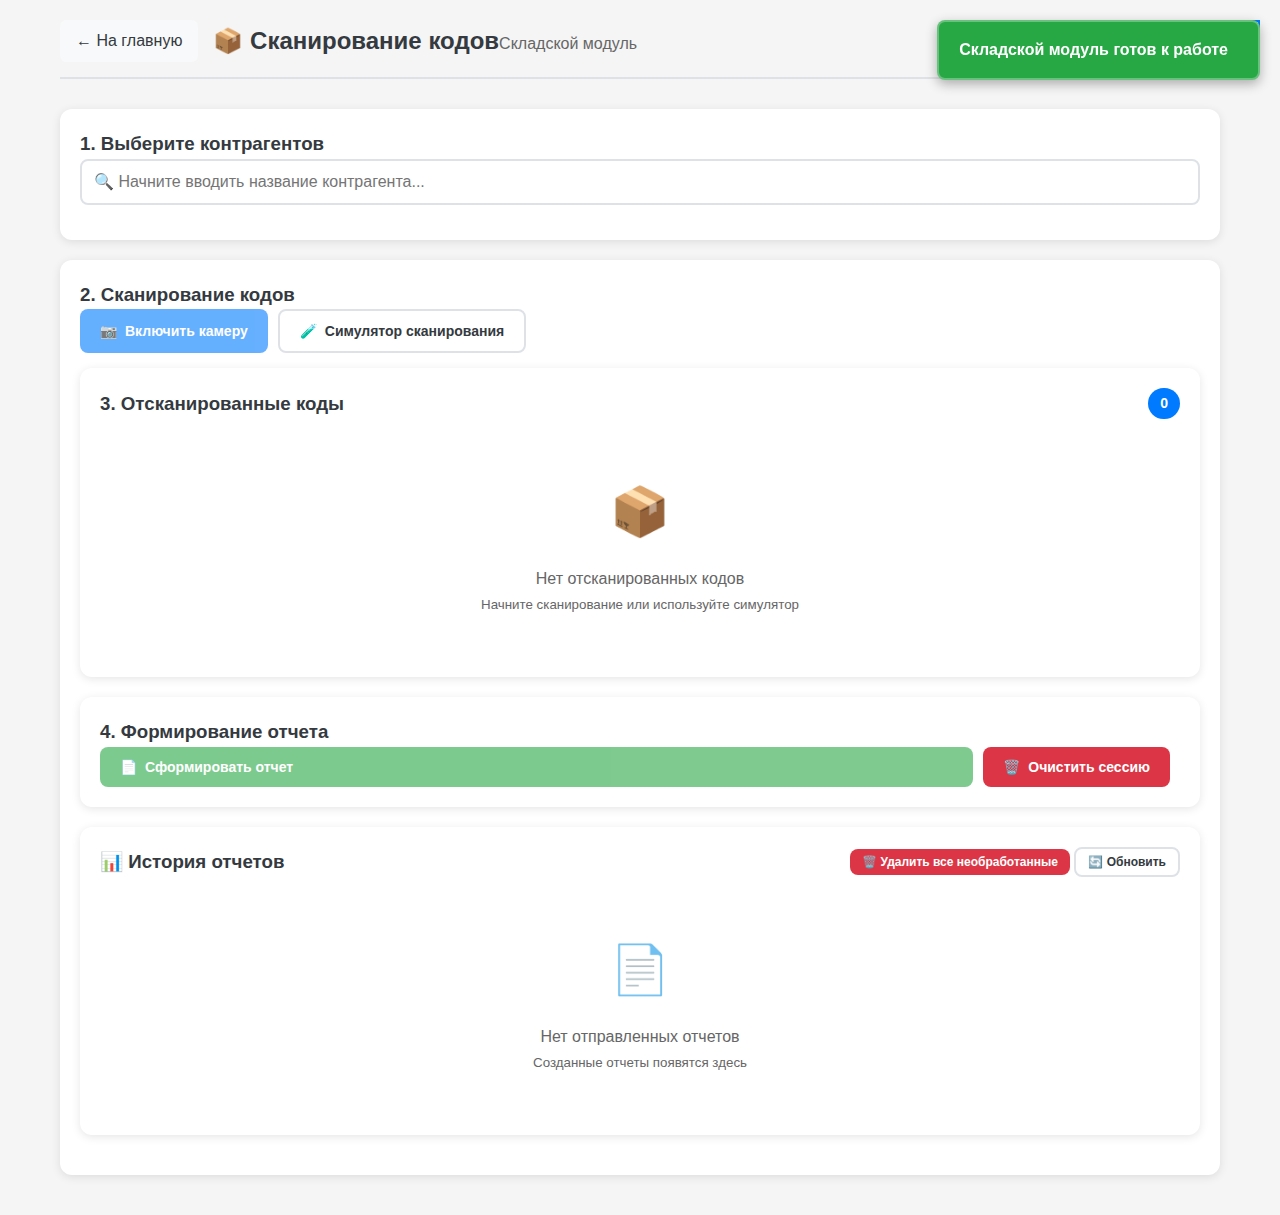
<file: scanner.html>
<!DOCTYPE html>
<html lang="ru">
<head>
    <meta charset="UTF-8">
    <meta name="viewport" content="width=device-width, initial-scale=1.0">
    <title>QR Сканер - Складской модуль</title>
    
    <!-- ПОДКЛЮЧАЕМ СУЩЕСТВУЮЩИЕ СТИЛИ -->
    <link rel="stylesheet" href="css/styles.css">
    
    <!-- БИБЛИОТЕКИ -->
    <script src="https://unpkg.com/html5-qrcode"></script>
    <script src="https://cdnjs.cloudflare.com/ajax/libs/jspdf/2.5.1/jspdf.umd.min.js"></script>
</head>
<body>
    <div class="container">
        <header class="header">
            <a href="index.html" class="back-button">← На главную</a>
            <h1>📦 Сканирование кодов</h1>
            <p class="subtitle">Складской модуль</p>
        </header>

        <!-- ВЫБОР КОНТРАГЕНТОВ -->
        <div class="card">
            <h3>1. Выберите контрагентов</h3>

            <div class="contractor-search">
                <input type="text" id="contractorSearch" placeholder="🔍 Начните вводить название контрагента..." 
                       class="form-select" autocomplete="off">
                <div id="contractorDropdown" class="contractor-dropdown hidden"></div>
            </div>

            <div id="selectedContractors" class="selected-contractors hidden">
                <div class="selected-header">
                    <span>Выбрано контрагентов: <strong id="selectedCount">0</strong></span>
                    <button class="btn btn-sm btn-outline" onclick="scannerManager.clearContractors()">
                        🗑️ Очистить все
                    </button>
                </div>
                <div id="contractorsList" class="contractors-list">
                    <!-- Выбранные контрагенты появятся здесь -->
                </div>
            </div>
        </div>

        <!-- СТАТУС СЕССИИ -->
        <div id="sessionStatus" class="card status-card hidden">
            <div class="status-header">
                <span id="statusIcon">⏳</span>
                <h3 id="statusTitle">Сессия сканирования</h3>
            </div>
            <div class="status-info">
                <div class="status-item">
                    <span class="label">Контрагенты:</span>
                    <span id="currentContractor">-</span>
                </div>
                <div class="status-item">
                    <span class="label">Отсканировано кодов:</span>
                    <span id="codesCount" class="badge">0</span>
                </div>
                <div class="status-item">
                    <span class="label">ID сессии:</span>
                    <span id="sessionId">-</span>
                </div>
            </div>
        </div>

        <!-- СКАНИРОВАНИЕ -->
        <div class="card">
            <h3>2. Сканирование кодов</h3>
            
            <div class="scan-controls">
                <button id="startCamera" class="btn btn-primary" disabled>
                    <span class="btn-icon">📷</span>
                    Включить камеру
                </button>
                <button id="stopCamera" class="btn btn-secondary hidden">
                    <span class="btn-icon">⏹️</span>
                    Выключить камеру
                </button>
                <button id="showSimulator" class="btn btn-outline">
                    <span class="btn-icon">🧪</span>
                    Симулятор сканирования
                </button>
            </div>

            <!-- КОНТЕЙНЕР ДЛЯ СКАНЕРА -->
            <div id="scannerContainer">
                <div id="reader" class="scanner-container hidden">
                    <div class="scanner-placeholder">
                        <span class="placeholder-icon">📷</span>
                        <p>Камера запущена. Наведите на QR-код</p>
                    </div>
                </div>
            </div>

            <!-- СИМУЛЯТОР -->
            <div id="simulator" class="simulator hidden">
                <h4>🧪 Тестовые QR-коды</h4>
                <p>Используйте эти коды для тестирования (камера не требуется):</p>
                
                <div class="test-codes-grid">
                    <div class="test-code" onclick="scannerManager.simulateScan('0104604063405720219NQNfSwVmcTEST001')">
                        <span class="code-preview">0104604063405720219NQNfSwVmcTEST001</span>
                        <button class="btn btn-sm btn-success">📦 Сканировать</button>
                    </div>
                    <div class="test-code" onclick="scannerManager.simulateScan('0104604063405720219NQNfSwVmdTEST002')">
                        <span class="code-preview">0104604063405720219NQNfSwVmdTEST002</span>
                        <button class="btn btn-sm btn-success">📦 Сканировать</button>
                    </div>
                    <div class="test-code" onclick="scannerManager.simulateScan('0104604063405720219NQNfSwVmeTEST003')">
                        <span class="code-preview">0104604063405720219NQNfSwVmeTEST003</span>
                        <button class="btn btn-sm btn-success">📦 Сканировать</button>
                    </div>
                    <div class="test-code" onclick="scannerManager.simulateScan('0104604063405720219NQNfSwVmfTEST004')">
                        <span class="code-preview">0104604063405720219NQNfSwVmfTEST004</span>
                        <button class="btn btn-sm btn-success">📦 Сканировать</button>
                    </div>
                </div>

                <div class="simulator-actions">
                    <button onclick="scannerManager.simulateMultipleScans()" class="btn btn-outline">
                        🔄 Добавить 5 тестовых кодов
                    </button>
                    <button onclick="scannerManager.manualInputCode()" class="btn btn-outline">
                        ✍️ Ввести код вручную
                    </button>
                    <button onclick="scannerManager.hideSimulator()" class="btn btn-secondary">
                        ✕ Закрыть симулятор
                    </button>
                </div>
            </div>

        <!-- СПИСОК КОДОВ -->
        <div class="card">
            <div class="card-header">
                <h3>3. Отсканированные коды</h3>
                <span id="totalCodes" class="badge">0</span>
            </div>
            
            <div id="codesList" class="codes-list">
                <div class="empty-state">
                    <span class="empty-icon">📦</span>
                    <p>Нет отсканированных кодов</p>
                    <small>Начните сканирование или используйте симулятор</small>
                </div>
            </div>
        </div>

        <!-- ДЕЙСТВИЯ -->
        <div class="card">
            <h3>4. Формирование отчета</h3>
            <div class="actions-grid">
                <button id="generateReport" class="btn btn-success" disabled>
                    <span class="btn-icon">📄</span>
                    Сформировать отчет
                </button>
                <button id="clearSession" class="btn btn-danger">
                    <span class="btn-icon">🗑️</span>
                    Очистить сессию
                </button>
            </div>
        </div>

        <!-- ИСТОРИЯ ОТЧЕТОВ -->
        <div class="card">
            <div class="card-header">
                <h3>📊 История отчетов</h3>
                <div>
                    <button id="deleteAllPending" class="btn btn-sm btn-danger">🗑️ Удалить все необработанные</button>
                    <button id="refreshReports" class="btn btn-sm btn-outline">🔄 Обновить</button>
                </div>
            </div>
        
            <div id="reportsList" class="reports-list">
                <div class="empty-state">
                    <span class="empty-icon">📄</span>
                    <p>Нет отправленных отчетов</p>
                    <small>Созданные отчеты появятся здесь</small>
                </div>
            </div>
        </div>
    </div>

    <!-- КОНТЕЙНЕР ДЛЯ УВЕДОМЛЕНИЙ -->
    <div id="notificationContainer"></div>

    <!-- ПАНЕЛЬ УВЕДОМЛЕНИЙ -->
    <div id="warehouseNotifications" class="notifications-panel hidden">
        <div class="notifications-header">
            <h4>📧 Уведомления от бухгалтерии</h4>
            <button onclick="scannerManager.hideNotifications()" class="btn btn-sm btn-secondary">✕ Закрыть</button>
        </div>
        <div id="notificationsList" class="notifications-list">
            <!-- Уведомления загружаются динамически -->
        </div>
    </div>

    <!-- КНОПКА УВЕДОМЛЕНИЙ -->
    <button id="showNotifications" class="notification-bell" onclick="scannerManager.showNotifications()">
        🔔 <span id="notificationCount" class="notification-badge hidden">0</span>
    </button>

    <!-- МОДАЛЬНОЕ ОКНО УПРАВЛЕНИЯ КОНТРАГЕНТАМИ -->
    <div id="contractorManager" class="modal-overlay hidden">
        <div class="modal-content">
            <div class="modal-header">
                <h3>👥 Управление контрагентами</h3>
                <button class="btn btn-sm btn-secondary" onclick="scannerManager.hideContractorManager()">
                    ✕ Закрыть
                </button>
            </div>
            
            <div class="modal-body">
                <div class="quick-actions">
                    <button class="btn btn-success" onclick="scannerManager.showAddContractorForm()">
                        ➕ Добавить контрагента
                    </button>
                    <button class="btn btn-outline" onclick="scannerManager.exportContractors()">
                        📤 Экспорт в CSV
                    </button>
                    <button class="btn btn-outline" onclick="scannerManager.showImportForm()">
                        📥 Импорт из CSV
                    </button>
                </div>
                
                <!-- ФОРМА ДОБАВЛЕНИЯ КОНТРАГЕНТА -->
                <div id="addContractorForm" class="form-section hidden">
                    <h4>Добавить контрагента</h4>
                    <div class="form-group">
                        <label>Название:</label>
                        <input type="text" id="contractorName" class="form-select" placeholder="ООО Ромашка">
                    </div>
                    <div class="form-group">
                        <label>Категория:</label>
                        <input type="text" id="contractorCategory" class="form-select" placeholder="Оптовый покупатель">
                    </div>
                    <div class="form-actions">
                        <button class="btn btn-primary" onclick="scannerManager.addContractor()">
                            ✅ Сохранить
                        </button>
                        <button class="btn btn-outline" onclick="scannerManager.hideAddContractorForm()">
                            ❌ Отмена
                        </button>
                    </div>
                </div>
                
                <!-- ФОРМА ИМПОРТА -->
                <div id="importForm" class="form-section hidden">
                    <h4>Импорт контрагентов</h4>
                    <div class="form-group">
                        <label>CSV данные (Название,Категория):</label>
                        <textarea id="importData" class="form-select" rows="6" placeholder="ООО Ромашка,Оптовый покупатель
                            ИП Иванов,Розничная сеть
                            ООО Луч,Дилер"></textarea>
                    </div>
                    <div class="form-help">
                        <small>Формат: каждая строка - отдельный контрагент, поля разделены запятыми</small>
                    </div>
                    <div class="form-actions">
                        <button class="btn btn-primary" onclick="scannerManager.importContractors()">
                            📥 Импортировать
                        </button>
                        <button class="btn btn-outline" onclick="scannerManager.hideImportForm()">
                            ❌ Отмена
                        </button>
                    </div>
                </div>
                
                <!-- СПИСОК КОНТРАГЕНТОВ -->
                <div class="contractors-list-section">
                    <h4>Список контрагентов</h4>
                    <div class="search-box">
                        <input type="text" id="managerSearch" placeholder="🔍 Поиск контрагентов..." class="form-select" 
                               oninput="scannerManager.filterContractorsList()">
                    </div>
                    <div id="contractorsManagerList" class="contractors-manager-list">
                        <!-- Список будет здесь -->
                    </div>
                </div>
            </div>
        </div>
    </div>

    <!-- ПОДКЛЮЧАЕМ СКРИПТЫ -->
    <script src="js/app-state.js"></script>
    <script src="js/utils.js"></script>
    <script src="js/notifications.js"></script>

    <script>
        // РЕЗЕРВНАЯ ЗАГРУЗКА БИБЛИОТЕКИ
        function loadHtml5QrCode() {
            return new Promise((resolve, reject) => {
                if (typeof Html5Qrcode !== 'undefined') {
                    resolve();
                    return;
                }
        
                const scripts = [
                    'https://unpkg.com/html5-qrcode',
                    'https://cdn.jsdelivr.net/npm/html5-qrcode@2.3.8/minified/html5-qrcode.min.js',
                    'https://cdnjs.cloudflare.com/ajax/libs/html5-qrcode/2.3.8/html5-qrcode.min.js'
                ];
        
                function tryLoadScript(index) {
                    if (index >= scripts.length) {
                        reject(new Error('Не удалось загрузить библиотеку сканирования'));
                        return;
                    }
        
                    const script = document.createElement('script');
                    script.src = scripts[index];
                    script.onload = () => resolve();
                    script.onerror = () => tryLoadScript(index + 1);
                    document.head.appendChild(script);
                }
        
                tryLoadScript(0);
            });
        }
        </script>

    <!-- ОСНОВНОЙ СКРИПТ СКАНЕРА -->
    <script>
        class ScannerManager {
            constructor() {
                this.scanner = null;
                this.isScanning = false;
                this.selectedContractors = [];
                this.allContractors = [];
                this.pdfGenerator = null;
                this.notificationManager = new NotificationManager();
                
                // Сохраняем глобальную ссылку
                window.scannerManager = this;
                
                this.init();
            }

            init() {
                console.log('🚀 Инициализация ScannerManager');
                
                this.loadContractors();
                this.attachEventListeners();
                this.checkExistingSession();
                this.checkNotifications();

                showSuccess('Складской модуль готов к работе', 3000);
            }

            // ЗАГРУЗКА КОНТРАГЕНТОВ
            loadContractors() {
                try {
                    this.allContractors = appState.getContractors();
                    console.log('✅ Загружено контрагентов:', this.allContractors.length);
                    
                    if (this.allContractors.length === 0) {
                        console.warn('⚠️ Нет контрагентов, загружаем стандартные');
                        this.loadDefaultContractors();
                    }
                    
                    this.initContractorSearch();
                    
                } catch (error) {
                    console.error('❌ Ошибка загрузки контрагентов:', error);
                    this.loadDefaultContractors();
                }
            }

            loadDefaultContractors() {
                const defaultContractors = [
                    { id: 1, name: 'ООО "Ромашка"', category: 'Оптовый покупатель' },
                    { id: 2, name: 'ИП Иванов', category: 'Розничная сеть' },
                    { id: 3, name: 'ООО "Луч"', category: 'Дилер' },
                    { id: 4, name: 'АО "Вектор"', category: 'Партнер' },
                    { id: 5, name: 'ООО "Луч Саяны"', category: 'Дилер' }
                ];
                
                this.allContractors = defaultContractors;
                console.log('✅ Загружены стандартные контрагенты');
            }

            // ИНИЦИАЛИЗАЦИЯ ПОИСКА КОНТРАГЕНТОВ
            initContractorSearch() {
                const searchInput = document.getElementById('contractorSearch');
                const dropdown = document.getElementById('contractorDropdown');
                
                if (!searchInput || !dropdown) {
                    console.error('❌ Элементы поиска не найдены');
                    return;
                }

                console.log('🔍 Инициализация поиска контрагентов');

                // ПОИСК ПРИ ВВОДЕ
                searchInput.addEventListener('input', (e) => {
                    const query = e.target.value.trim();
                    console.log('🔍 Поиск:', query);
                    this.filterContractors(query);
                });

                // ПОКАЗ СПИСКА ПРИ ФОКУСЕ
                searchInput.addEventListener('focus', () => {
                    console.log('📱 Поле ввода получило фокус');
                    const query = searchInput.value.trim();
                    this.filterContractors(query || '');
                    this.showDropdown();
                });

                // СКРЫТИЕ ПРИ КЛИКЕ ВНЕ
                document.addEventListener('click', (e) => {
                    if (!dropdown.contains(e.target) && e.target !== searchInput) {
                        this.hideDropdown();
                    }
                });

                console.log('✅ Поиск контрагентов инициализирован');
            }

            // ФИЛЬТРАЦИЯ КОНТРАГЕНТОВ
            filterContractors(query = '') {
                const dropdown = document.getElementById('contractorDropdown');
                if (!dropdown) return;

                console.log('🔍 Фильтрация контрагентов по запросу:', query);

                let filteredContractors = this.allContractors;
                
                if (query) {
                    const searchTerms = query.toLowerCase().split(' ').filter(term => term.length > 0);
                    filteredContractors = this.allContractors.filter(contractor => {
                        const searchText = (contractor.name + ' ' + contractor.category).toLowerCase();
                        return searchTerms.some(term => searchText.includes(term));
                    });
                }

                console.log('📊 Найдено контрагентов:', filteredContractors.length);

                // ОГРАНИЧИВАЕМ ДЛЯ УДОБСТВА
                filteredContractors = filteredContractors.slice(0, 10);

                // ОТОБРАЖАЕМ РЕЗУЛЬТАТЫ
                if (filteredContractors.length === 0) {
                    dropdown.innerHTML = `
                        <div class="dropdown-item no-results">
                            <div>🔍 Контрагенты не найдены</div>
                            <small>Попробуйте изменить запрос</small>
                        </div>
                    `;
                } else {
                    dropdown.innerHTML = filteredContractors.map(contractor => {
                        const isSelected = this.selectedContractors.some(c => c.id === contractor.id);
                        
                        return `
                            <div class="dropdown-item ${isSelected ? 'selected' : ''}" 
                                 data-contractor-id="${contractor.id}"
                                 onclick="scannerManager.handleContractorSelection(${contractor.id})">
                                <div class="contractor-name">${contractor.name}</div>
                                <div class="contractor-category">${contractor.category}</div>
                                ${isSelected ? '<div class="selected-badge">✓ Выбран</div>' : ''}
                            </div>
                        `;
                    }).join('');
                }
            }

            // ОБРАБОТКА ВЫБОРА КОНТРАГЕНТА
            handleContractorSelection(contractorId) {
                console.log('🎯 Выбран контрагент ID:', contractorId);
                
                this.toggleContractor(contractorId);
                
                // ОЧИЩАЕМ ПОИСК И СКРЫВАЕМ СПИСОК
                document.getElementById('contractorSearch').value = '';
                this.hideDropdown();
            }

            // ДОБАВЛЕНИЕ/УДАЛЕНИЕ КОНТРАГЕНТА
            toggleContractor(contractorId) {
                console.log('🔄 Переключение контрагента:', contractorId);

                const contractor = this.allContractors.find(c => c.id === contractorId);
                if (!contractor) {
                    console.error('❌ Контрагент не найден:', contractorId);
                    return;
                }

                const isSelected = this.selectedContractors.some(c => c.id === contractorId);
                
                if (isSelected) {
                    // УДАЛЯЕМ
                    this.selectedContractors = this.selectedContractors.filter(c => c.id !== contractorId);
                    console.log('🗑️ Удален контрагент:', contractor.name);
                } else {
                    // ДОБАВЛЯЕМ
                    this.selectedContractors.push(contractor);
                    console.log('✅ Добавлен контрагент:', contractor.name);
                }

                console.log('📋 Новый список выбранных:', this.selectedContractors);
                
                this.updateSelectedContractorsUI();
                this.updateButtonStates();
                this.updateSessionStatus();
                
                // СОХРАНЯЕМ В ХРАНИЛИЩЕ
                this.saveSelectedContractors();
            }

            // ОБНОВЛЕНИЕ ИНТЕРФЕЙСА ВЫБРАННЫХ КОНТРАГЕНТОВ
            updateSelectedContractorsUI() {
                const container = document.getElementById('selectedContractors');
                const list = document.getElementById('contractorsList');
                const count = document.getElementById('selectedCount');
                
                if (!container || !list || !count) {
                    console.error('❌ Элементы интерфейса не найдены');
                    return;
                }

                count.textContent = this.selectedContractors.length;
                
                if (this.selectedContractors.length === 0) {
                    container.classList.add('hidden');
                    return;
                }
                
                container.classList.remove('hidden');
                
                list.innerHTML = this.selectedContractors.map(contractor => `
                    <div class="contractor-tag">
                        <span>${contractor.name}</span>
                        <button class="btn btn-sm btn-danger" onclick="scannerManager.removeContractor(${contractor.id})">
                            ✕
                        </button>
                    </div>
                `).join('');
                
                console.log('✅ Интерфейс выбранных контрагентов обновлен');
            }

            // УДАЛЕНИЕ КОНКРЕТНОГО КОНТРАГЕНТА
            removeContractor(contractorId) {
                console.log('🗑️ Удаление контрагента:', contractorId);
                this.selectedContractors = this.selectedContractors.filter(c => c.id !== contractorId);
                this.updateSelectedContractorsUI();
                this.updateButtonStates();
                this.updateSessionStatus();
                this.saveSelectedContractors();
            }

            // ОЧИСТКА ВСЕХ КОНТРАГЕНТОВ
            clearContractors() {
                console.log('🧹 Очистка всех контрагентов');
                this.selectedContractors = [];
                this.updateSelectedContractorsUI();
                this.updateButtonStates();
                this.updateSessionStatus();
                this.saveSelectedContractors();
                this.hideDropdown();
            }

            // СОХРАНЕНИЕ ВЫБРАННЫХ КОНТРАГЕНТОВ
            saveSelectedContractors() {
                const data = {
                    contractorIds: this.selectedContractors.map(c => c.id),
                    timestamp: new Date().toISOString()
                };
                localStorage.setItem('honest_sign_selected_contractors', JSON.stringify(data));
                
                // ОБНОВЛЯЕМ СЕССИЮ
                if (this.selectedContractors.length > 0) {
                    appState.startNewSession(this.selectedContractors.map(c => c.id));
                }
            }

            // ПОКАЗ/СКРЫТИЕ ВЫПАДАЮЩЕГО СПИСКА
            showDropdown() {
                const dropdown = document.getElementById('contractorDropdown');
                if (dropdown) {
                    dropdown.classList.remove('hidden');
                }
            }

            hideDropdown() {
                const dropdown = document.getElementById('contractorDropdown');
                if (dropdown) {
                    dropdown.classList.add('hidden');
                }
            }

            // ОБНОВЛЕНИЕ СТАТУСА СЕССИИ
            updateSessionStatus() {
                const session = appState.getCurrentSession();
                const statusCard = document.getElementById('sessionStatus');
                
                if (this.selectedContractors.length === 0) {
                    statusCard.classList.add('hidden');
                    return;
                }
                
                statusCard.classList.remove('hidden');
                document.getElementById('currentContractor').textContent = 
                    this.selectedContractors.map(c => c.name).join(', ');
                document.getElementById('codesCount').textContent = session.scannedCodes.length;
                document.getElementById('sessionId').textContent = session.id;
            }

            // ОБНОВЛЕНИЕ СОСТОЯНИЯ КНОПОК
            updateButtonStates() {
                const hasContractors = this.selectedContractors.length > 0;
                const hasCodes = appState.getCurrentSession().scannedCodes.length > 0;
                
                document.getElementById('startCamera').disabled = !hasContractors;
                document.getElementById('generateReport').disabled = !hasContractors || !hasCodes;
                
                console.log('🔄 Состояние кнопок обновлено:', { hasContractors, hasCodes });
            }

            // ЗАПУСК КАМЕРЫ
            async startCamera() {
                console.log('📷 Запускаем камеру...');
                
                if (this.isScanning) {
                    console.log('⚠️ Камера уже запущена');
                    return;
                }

                if (this.selectedContractors.length === 0) {
                    showError('❌ Сначала выберите контрагентов');
                    return;
                }

                try {
                    // Останавливаем предыдущую камеру
                    await this.stopCamera();

                    this.scanner = new Html5Qrcode("reader");
                    
                    // ПРОБУЕМ ЗАПУСТИТЬ КАМЕРУ
                    await this.scanner.start(
                        { facingMode: "environment" },
                        { 
                            fps: 10,
                            qrbox: { width: 250, height: 250 }
                        },
                        (decodedText) => {
                            console.log('✅ QR-код распознан:', decodedText);
                            this.onScanSuccess(decodedText);
                        },
                        (errorMessage) => {
                            // Игнорируем ошибки сканирования
                        }
                    );

                    this.isScanning = true;
                    document.getElementById('startCamera').classList.add('hidden');
                    document.getElementById('stopCamera').classList.remove('hidden');
                    document.getElementById('reader').classList.remove('hidden');
                    
                    showSuccess('📷 Камера запущена! Наведите на QR-код', 3000);

                } catch (error) {
                    console.error('❌ Ошибка запуска камеры:', error);
                    
                    let message = 'Не удалось запустить камеру';
                    if (error.message.includes('NotAllowedError')) {
                        message = 'Разрешите доступ к камере в настройках браузера';
                    } else if (error.message.includes('NotFoundError')) {
                        message = 'Камера не найдена на устройстве';
                    }
                    
                    showError(message);
                    this.showSimulator();
                }
            }

            // ОСТАНОВКА КАМЕРЫ
            async stopCamera() {
                if (this.scanner && this.isScanning) {
                    try {
                        await this.scanner.stop();
                        this.scanner.clear();
                    } catch (error) {
                        console.warn('⚠️ Ошибка при остановке камеры:', error);
                    }
                }
                
                this.isScanning = false;
                this.scanner = null;
                
                document.getElementById('startCamera').classList.remove('hidden');
                document.getElementById('stopCamera').classList.add('hidden');
                document.getElementById('reader').classList.add('hidden');
            }

            // ОБРАБОТКА УСПЕШНОГО СКАНИРОВАНИЯ
            onScanSuccess(decodedText) {
                if (this.selectedContractors.length === 0) {
                    showError('❌ Сначала выберите контрагентов');
                    return;
                }

                if (appState.hasCodeBeenScanned(decodedText)) {
                    showWarning('⚠️ Этот код уже отсканирован');
                    return;
                }

                const scannedCode = {
                    code: decodedText,
                    timestamp: new Date().toISOString(),
                    contractors: this.selectedContractors.map(c => ({ id: c.id, name: c.name }))
                };
                
                appState.addScannedCode(decodedText);
                this.addCodeToList(scannedCode);
                this.updateUI();
                
                showSuccess(`✅ Код добавлен для ${this.selectedContractors.length} контрагентов`, 2000);
            }

            // СИМУЛЯТОР СКАНИРОВАНИЯ
            simulateScan(code) {
                if (this.selectedContractors.length === 0) {
                    showError('❌ Сначала выберите контрагентов');
                    return;
                }

                if (appState.hasCodeBeenScanned(code)) {
                    showWarning('⚠️ Этот код уже отсканирован');
                    return;
                }

                const scannedCode = {
                    code: code,
                    timestamp: new Date().toISOString(),
                    contractors: this.selectedContractors.map(c => ({ id: c.id, name: c.name }))
                };
                
                appState.addScannedCode(code);
                this.addCodeToList(scannedCode);
                this.updateUI();
                
                showSuccess(`✅ Тестовый код добавлен для ${this.selectedContractors.length} контрагентов`, 2000);
            }

            simulateMultipleScans() {
                const testCodes = [
                    '0104604063405720219NQNfSwVmcTEST001',
                    '0104604063405720219NQNfSwVmdTEST002',
                    '0104604063405720219NQNfSwVmeTEST003',
                    '0104604063405720219NQNfSwVmfTEST004',
                    '0104604063405720219NQNfSwVmgTEST005'
                ];

                let addedCount = 0;
                
                testCodes.forEach(code => {
                    if (!appState.hasCodeBeenScanned(code)) {
                        this.simulateScan(code);
                        addedCount++;
                    }
                });

                if (addedCount > 0) {
                    showSuccess(`✅ Добавлено ${addedCount} тестовых кодов`, 3000);
                }
            }

            // УПРАВЛЕНИЕ СИМУЛЯТОРОМ
            showSimulator() {
                document.getElementById('simulator').classList.remove('hidden');
            }

            hideSimulator() {
                document.getElementById('simulator').classList.add('hidden');
            }

            // ДОБАВЛЕНИЕ КОДА В СПИСОК
            addCodeToList(scannedCode) {
                const codesList = document.getElementById('codesList');
                const emptyState = codesList.querySelector('.empty-state');
                if (emptyState) {
                    emptyState.remove();
                }
                
                const codeItem = document.createElement('div');
                codeItem.className = 'code-item';
                codeItem.innerHTML = `
                    <div class="code-info">
                        <div class="code-value">${this.formatCode(scannedCode.code)}</div>
                        <div class="code-time">${new Date(scannedCode.timestamp).toLocaleTimeString()}</div>
                    </div>
                    <div class="code-actions">
                        <button class="btn btn-sm btn-danger" onclick="scannerManager.removeCode('${scannedCode.code}')">
                            ✕ Удалить
                        </button>
                    </div>
                `;
                
                codesList.appendChild(codeItem);
            }

            formatCode(code) {
                if (code.length > 25) {
                    return code.substring(0, 15) + '...' + code.substring(code.length - 10);
                }
                return code;
            }

            // УДАЛЕНИЕ КОДА
            removeCode(code) {
                appState.removeScannedCode(code);
                this.updateUI();
                showWarning('Код удален', 2000);
            }

            // ОБНОВЛЕНИЕ ИНТЕРФЕЙСА
            updateUI() {
                const codesCount = appState.getCurrentSession().scannedCodes.length;
                document.getElementById('totalCodes').textContent = codesCount;
                document.getElementById('codesCount').textContent = codesCount;
                
                this.updateButtonStates();
                this.updateSessionStatus();
                this.updateCodesList();
            }

            updateCodesList() {
                const codesList = document.getElementById('codesList');
                const codes = appState.getCurrentSession().scannedCodes;
                
                if (codes.length === 0) {
                    codesList.innerHTML = `
                        <div class="empty-state">
                            <span class="empty-icon">📦</span>
                            <p>Нет отсканированных кодов</p>
                            <small>Начните сканирование или используйте симулятор</small>
                        </div>
                    `;
                }
            }

            // ПОДКЛЮЧЕНИЕ ОБРАБОТЧИКОВ СОБЫТИЙ
            attachEventListeners() {
                console.log('🔧 Подключаем обработчики событий');
                
                document.getElementById('startCamera').addEventListener('click', () => this.startCamera());
                document.getElementById('stopCamera').addEventListener('click', () => this.stopCamera());
                document.getElementById('showSimulator').addEventListener('click', () => this.showSimulator());
                document.getElementById('generateReport').addEventListener('click', () => this.generateReport());
                document.getElementById('clearSession').addEventListener('click', () => this.clearSession());
                
                const deleteAllBtn = document.getElementById('deleteAllPending');
                if (deleteAllBtn) {
                    deleteAllBtn.addEventListener('click', () => this.deleteAllPendingReports());
                }
                
                const refreshBtn = document.getElementById('refreshReports');
                if (refreshBtn) {
                    refreshBtn.addEventListener('click', () => this.loadReportsHistory());
                }
                
                document.getElementById('showNotifications').addEventListener('click', () => this.showNotifications());
                
                console.log('✅ Обработчики событий подключены');
            }

            // ВОССТАНОВЛЕНИЕ СЕССИИ
            checkExistingSession() {
                try {
                    // ВОССТАНАВЛИВАЕМ ВЫБРАННЫХ КОНТРАГЕНТОВ
                    const saved = JSON.parse(localStorage.getItem('honest_sign_selected_contractors') || '{}');
                    if (saved.contractorIds) {
                        this.selectedContractors = saved.contractorIds.map(id => 
                            this.allContractors.find(c => c.id === id)
                        ).filter(c => c);
                        this.updateSelectedContractorsUI();
                    }

                    // ВОССТАНАВЛИВАЕМ ОТСКАНИРОВАННЫЕ КОДЫ
                    const session = appState.getCurrentSession();
                    if (session.scannedCodes.length > 0) {
                        session.scannedCodes.forEach(code => this.addCodeToList(code));
                        this.updateUI();
                    }
                    
                    this.updateButtonStates();
                    this.updateSessionStatus();
                    
                    console.log('✅ Сессия восстановлена');
                    
                } catch (error) {
                    console.error('❌ Ошибка восстановления сессии:', error);
                }
            }

            // СОЗДАНИЕ ОТЧЕТА
            async generateReport() {
                const session = appState.getCurrentSession();
                
                if (session.scannedCodes.length === 0) {
                    showError('❌ Нет кодов для отчета');
                    return;
                }

                if (this.selectedContractors.length === 0) {
                    showError('❌ Нет выбранных контрагентов');
                    return;
                }

                try {
                    const report = {
                        id: session.id,
                        contractorName: this.selectedContractors.map(c => c.name).join(', '),
                        contractors: this.selectedContractors,
                        codes: session.scannedCodes,
                        createdAt: new Date().toISOString(),
                        status: 'pending'
                    };

                    // СОХРАНЯЕМ ОТЧЕТ
                    appState.saveReport(report);
                    
                    showSuccess(`✅ Отчет создан! Кодов: ${session.scannedCodes.length}`, 5000);
                    this.clearSession();
                    
                } catch (error) {
                    console.error('❌ Ошибка создания отчета:', error);
                    showError('Ошибка создания отчета');
                }
            }

            // ОЧИСТКА СЕССИИ
            clearSession() {
                this.stopCamera();
                appState.clearCurrentSession();
                this.updateUI();
                showWarning('🗑️ Сессия очищена', 3000);
            }

            // УВЕДОМЛЕНИЯ
            checkNotifications() {
                const notifications = this.notificationManager.getWarehouseNotifications();
                const unreadCount = notifications.filter(n => !n.read).length;
                
                const countElement = document.getElementById('notificationCount');
                if (unreadCount > 0) {
                    countElement.textContent = unreadCount;
                    countElement.classList.remove('hidden');
                } else {
                    countElement.classList.add('hidden');
                }
            }

            showNotifications() {
                const notifications = JSON.parse(localStorage.getItem('warehouse_notifications') || '[]');
                const listElement = document.getElementById('notificationsList');
                const panel = document.getElementById('warehouseNotifications');
                
                if (!listElement || !panel) return;
            
                this.removeAllOverlays();    
            
                const overlay = document.createElement('div');
                overlay.className = 'notifications-overlay';
                overlay.id = 'notificationsOverlay';
                overlay.onclick = (e) => {
                    if (e.target === overlay) {
                        this.hideNotifications();
                    }
                };
                document.body.appendChild(overlay);
            
                if (notifications.length === 0) {
                    listElement.innerHTML = `
                        <div class="empty-state">
                            <span class="empty-icon">📧</span>
                            <p>Нет уведомлений от бухгалтерии</p>
                            <small>Уведомления появятся здесь после обработки отчетов</small>
                        </div>
                    `;
                } else {
                    listElement.innerHTML = notifications.map(notif => `
                        <div class="notification-item ${notif.read ? 'read' : 'unread'} ${notif.type || 'info'}">
                            <div class="notification-content">
                                <strong>${notif.message}</strong>
                                <p>Контрагент: ${notif.contractorName}</p>
                                <p>Кодов: ${notif.codeCount}</p>
                                <small>${new Date(notif.processedAt || notif.deletedAt).toLocaleString('ru-RU')}</small>
                            </div>
                            <div class="notification-actions">
                                <button class="btn btn-sm btn-outline" onclick="scannerManager.markNotificationRead('${notif.id}')">
                                    ${notif.read ? '✓ Прочитано' : 'Отметить'}
                                </button>
                            </div>
                        </div>
                    `).join('');
                }
            
                panel.classList.remove('hidden');
            }

            hideNotifications() {
                const panel = document.getElementById('warehouseNotifications');
                const overlay = document.querySelector('.notifications-overlay');
                
                if (panel) panel.classList.add('hidden');
                if (overlay) overlay.remove();
            }

            removeAllOverlays() {
                const overlays = document.querySelectorAll('.notifications-overlay');
                overlays.forEach(overlay => overlay.remove());
            }

            markNotificationRead(notificationId) {
                this.notificationManager.markAsRead(notificationId);
                this.checkNotifications();
                this.showNotifications();
                showSuccess('Уведомление обработано', 2000);
            }

            // ДОПОЛНИТЕЛЬНЫЕ МЕТОДЫ ДЛЯ УПРАВЛЕНИЯ КОНТРАГЕНТАМИ
            showContractorManager() {
                const modal = document.getElementById('contractorManager');
                modal.classList.remove('hidden');
                this.loadContractorsManagerList();
            }

            hideContractorManager() {
                const modal = document.getElementById('contractorManager');
                modal.classList.add('hidden');
            }

            // ОСТАЛЬНЫЕ МЕТОДЫ УПРАВЛЕНИЯ КОНТРАГЕНТАМИ...
            // (здесь должны быть методы для работы с модальным окном управления контрагентами)
        }

        // ИНИЦИАЛИЗАЦИЯ
        let scannerManager;
        document.addEventListener('DOMContentLoaded', () => {
            scannerManager = new ScannerManager();
            console.log('✅ ScannerManager полностью инициализирован');
        });
    </script>
</body>
</html>
</file>
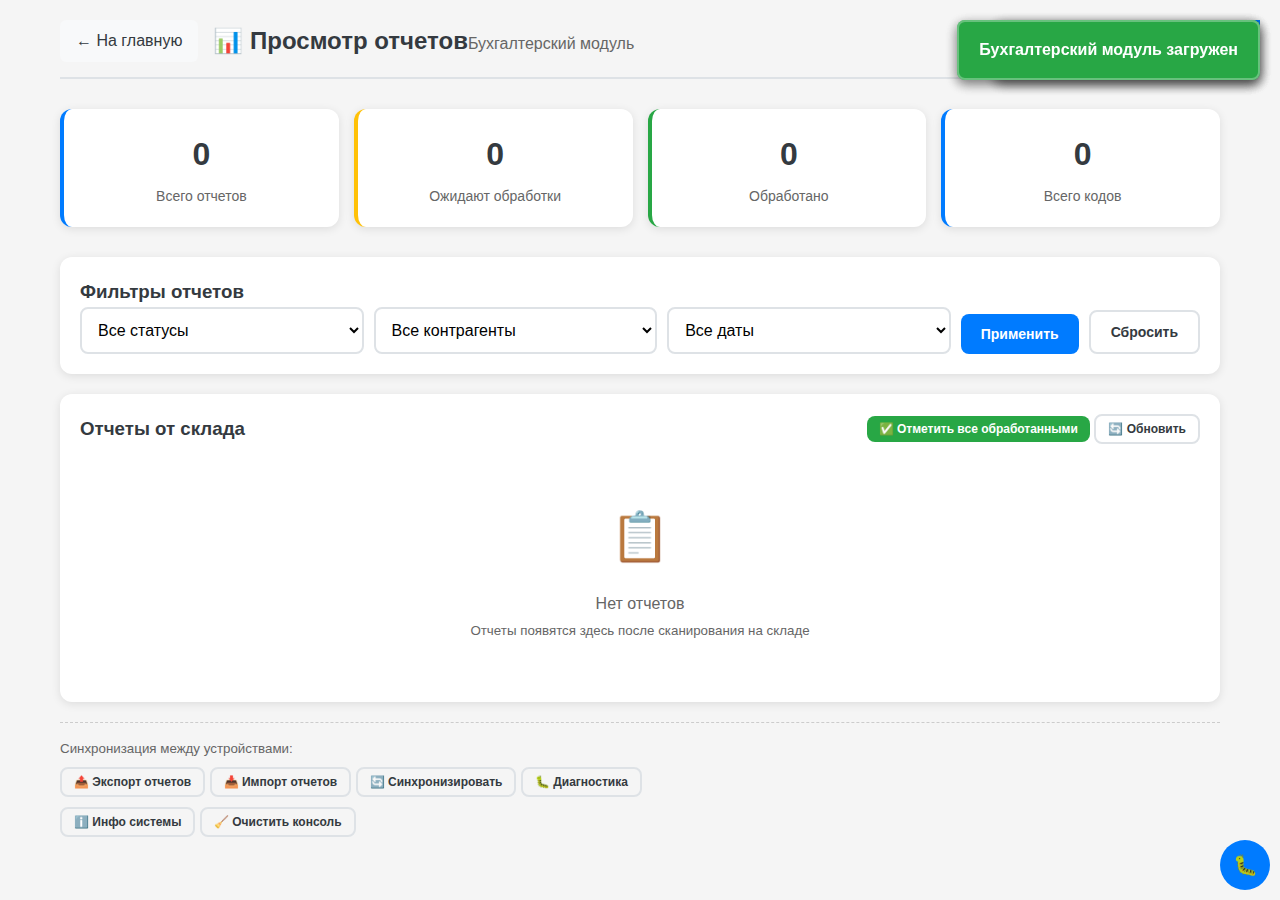
<file: MeGaQR/accountant.html>
<!DOCTYPE html>
<html lang="ru">
<head>
    <meta charset="UTF-8">
    <meta name="viewport" content="width=device-width, initial-scale=1.0">
    <title>Просмотр отчетов - Бухгалтерия</title>
    <link rel="stylesheet" href="css/styles.css">
</head>
<body>
    <div class="container">
        <header class="header">
            <a href="index.html" class="back-button">← На главную</a>
            <h1>📊 Просмотр отчетов</h1>
            <p class="subtitle">Бухгалтерский модуль</p>
        </header>

        <!-- Статистика -->
        <div class="stats-grid">
            <div class="stat-card">
                <div class="stat-value" id="totalReportsCount">0</div>
                <div class="stat-label">Всего отчетов</div>
            </div>
            <div class="stat-card">
                <div class="stat-value" id="pendingReportsCount">0</div>
                <div class="stat-label">Ожидают обработки</div>
            </div>
            <div class="stat-card">
                <div class="stat-value" id="processedReportsCount">0</div>
                <div class="stat-label">Обработано</div>
            </div>
            <div class="stat-card">
                <div class="stat-value" id="totalCodesCount">0</div>
                <div class="stat-label">Всего кодов</div>
            </div>
        </div>

        <!-- Фильтры -->
        <div class="card">
            <h3>Фильтры отчетов</h3>
            <div class="filters">
                <select id="statusFilter" class="form-select">
                    <option value="">Все статусы</option>
                    <option value="pending">Ожидают обработки</option>
                    <option value="processed">Обработанные</option>
                </select>
                
                <select id="contractorFilter" class="form-select">
                    <option value="">Все контрагенты</option>
                </select>
                
                <select id="dateFilter" class="form-select">
                    <option value="">Все даты</option>
                    <option value="today">Сегодня</option>
                    <option value="week">За неделю</option>
                    <option value="month">За месяц</option>
                </select>
                
                <button id="applyFilters" class="btn btn-primary">Применить</button>
                <button id="clearFilters" class="btn btn-outline">Сбросить</button>
            </div>
        </div>

        <!-- Список отчетов -->
        <div class="card">
            <div class="card-header">
                <h3>Отчеты от склада</h3>
                <div>
                    <button id="markAllProcessed" class="btn btn-sm btn-success">✅ Отметить все обработанными</button>
                    <button id="refreshReports" class="btn btn-sm btn-outline">🔄 Обновить</button>
                </div>
            </div>

            <div id="reportsList" class="reports-list">
                <div class="empty-state">
                    <span class="empty-icon">📋</span>
                    <p>Нет доступных отчетов</p>
                    <small>Отчеты появятся здесь после сканирования на складе</small>
                </div>
            </div>
        </div>

        <!-- Детали отчета -->
        <div id="reportDetails" class="card hidden">
            <div class="card-header">
                <h3>Детали отчета</h3>
                <div>
                    <button id="processReport" class="btn btn-success">✅ Отметить обработанным</button>
                    <button onclick="closeReportDetailsFallback()" class="btn btn-secondary">✕ Закрыть</button>
                </div>
            </div>
            
            <div id="reportContent">
                <!-- Динамически заполняется -->
            </div>
        </div>

        <!-- Уведомления для бухгалтера -->
        <div id="accountantNotifications" class="notifications-panel hidden">
            <div class="notifications-header">
                <h4>📧 Новые отчеты</h4>
                <button onclick="hideNotificationsFallback()" class="btn btn-sm btn-secondary">✕ Закрыть</button>
            </div>
            <div id="notificationsList" class="notifications-list">
                <!-- Уведомления загружаются динамически -->
            </div>
        </div>

        <!-- Синхронизация -->
        <div class="sync-actions" style="margin-top: 15px; padding-top: 15px; border-top: 1px dashed #ccc;">
            <small style="color: #666; display: block; margin-bottom: 8px;">Синхронизация между устройствами:</small>
            <button class="btn btn-sm btn-outline" onclick="exportReportsGlobal()">
                📤 Экспорт отчетов
            </button>
            <button class="btn btn-sm btn-outline" onclick="importReportsGlobal()">
                📥 Импорт отчетов
            </button>
            <button class="btn btn-sm btn-outline" onclick="syncDataSourcesGlobal()">
                🔄 Синхронизировать
            </button>
            <button class="btn btn-sm btn-outline" onclick="debugStorageGlobal()">
                🐛 Диагностика
            </button>
        </div>

        <!-- Отладка -->
        <div style="margin-top: 10px;">
            <button class="btn btn-sm btn-outline" onclick="showDebugInfo()">
                ℹ️ Инфо системы
            </button>
            <button class="btn btn-sm btn-outline" onclick="clearMobileConsole()">
                🧹 Очистить консоль
            </button>
        </div>
    </div>

    <!-- Кнопка показа уведомлений -->
    <button id="showNotifications" class="notification-bell" onclick="showNotificationsFallback()">
        🔔 <span id="notificationCount" class="notification-badge hidden">0</span>
    </button>

    <!-- Контейнер для всплывающих уведомлений -->
    <div id="notificationContainer"></div>

    <!-- Библиотеки -->
    <script src="https://cdn.jsdelivr.net/npm/html5-qrcode@2.3.8/html5-qrcode.min.js"></script>
    <script src="https://cdnjs.cloudflare.com/ajax/libs/qrcode-generator/1.4.4/qrcode.min.js"></script>
    <script src="https://cdn.jsdelivr.net/npm/jspdf@2.5.1/dist/jspdf.umd.min.js"></script>
    <script src="https://cdn.jsdelivr.net/npm/@pdf-lib/fontkit@1.1.1/dist/fontkit.umd.min.js"></script>
    <script src="https://cdnjs.cloudflare.com/ajax/libs/jsbarcode/3.11.5/JsBarcode.all.min.js"></script>
    <script src="https://cdn.jsdelivr.net/npm/bwip-js@2.1.2/dist/bwip-js.min.js"></script>

    <!-- Скрипты -->
    <script src="js/utils.js"></script>
    <script src="js/app-state.js"></script>
    <script src="js/pdf-generator.js"></script>
    <script src="js/notifications.js"></script>
    <script src="js/accountant.js"></script>

    <!-- Мобильная консоль -->
    <div id="mobileConsole" style="position: fixed; bottom: 10px; right: 10px; z-index: 10000;">
        <button onclick="toggleMobileConsole()" style="background: #007bff; color: white; border: none; border-radius: 50%; width: 50px; height: 50px; font-size: 20px;">
            🐛
        </button>
        <div id="consolePanel" style="display: none; position: absolute; bottom: 60px; right: 0; width: 320px; height: 300px; background: #1e1e1e; color: #00ff00; border: 2px solid #007bff; border-radius: 8px; font-family: 'Courier New', monospace; font-size: 14px;">
            <div style="background: #007bff; color: white; padding: 8px; border-radius: 6px 6px 0 0;">
                <strong>Мобильная консоль</strong>
                <button onclick="clearMobileConsole()" style="float: right; background: #ff4444; color: white; border: none; border-radius: 4px; padding: 2px 8px;">🧹</button>
            </div>
            <div id="consoleOutput" style="height: 220px; overflow-y: auto; padding: 10px; border-bottom: 1px solid #333;">
                <!-- Сюда выводятся логи -->
            </div>
            <div style="padding: 8px;">
                <input type="text" id="consoleInput" placeholder="Введите команду..." 
                       style="width: 100%; padding: 8px; border: 1px solid #555; background: #2d2d2d; color: #00ff00; border-radius: 4px; font-family: monospace;"
                       onkeypress="handleConsoleInput(event)">
                <small style="color: #888; display: block; margin-top: 5px;">
                    Доступные команды: debug, reports, contractors, storage, clear, help, fix
                </small>
            </div>
        </div>
    </div>
    
    <script>
    // Проверка загрузки всех скриптов
    console.log('🔧 Checking script loading...');
    console.log('utils.js:', typeof showSuccess !== 'undefined' ? '✅' : '❌');
    console.log('app-state.js:', typeof AppState !== 'undefined' ? '✅' : '❌');
    console.log('pdf-generator.js:', typeof PDFGenerator !== 'undefined' ? '✅' : '❌');
    console.log('notifications.js:', typeof NotificationManager !== 'undefined' ? '✅' : '❌');
    console.log('accountant.js:', typeof AccountantManager !== 'undefined' ? '✅' : '❌');

    // Мобильная консоль с вводом команд
    let consoleVisible = false;
    const consoleOutput = document.getElementById('consoleOutput');
    const consolePanel = document.getElementById('consolePanel');
    const consoleInput = document.getElementById('consoleInput');
    
    function toggleMobileConsole() {
        consoleVisible = !consoleVisible;
        consolePanel.style.display = consoleVisible ? 'block' : 'none';
        if (consoleVisible) {
            setTimeout(() => consoleInput.focus(), 100);
        }
    }
    
    // Обработчик ввода команд
    function handleConsoleInput(event) {
        if (event.key === 'Enter') {
            const command = consoleInput.value.trim();
            consoleInput.value = '';
            
            // Выводим команду в консоль
            addToConsole(`<span style="color: #ffff00">&gt; ${command}</span>`);
            
            // Обрабатываем команду
            executeCommand(command);
        }
    }
    
    // Выполнение команд
    function executeCommand(command) {
        switch(command.toLowerCase()) {
            case 'debug':
            case 'info':
                showDebugInfo();
                break;
            case 'restorecontractors':
                restoreDefaultContractors();
                break;
            case 'clear':
                clearMobileConsole();
                break;
            case 'help':
                showHelp();
                break;
            case 'reports':
                showReportsDebug();
                break;
            case 'contractors':
                showContractorsDebug();
                break;
            case 'storage':
                showStorageDebug();
                break;
            case 'test':
                addToConsole('✅ Тестовая команда выполнена!');
                console.log('Тест из мобильной консоли');
                break;
            case 'fix':
                fixManagers();
                break;
            case 'reset':
                resetData();
                break;
            case 'refreshstats':
                refreshStats();
                break;
            default:
                if (command) {
                    addToConsole(`❌ Неизвестная команда: "${command}"`);
                    addToConsole('💡 Введите "help" для списка команд');
                }
        }
    }

    // Восстановление контрагентов по умолчанию
    function restoreDefaultContractors() {
        try {
            const defaultContractors = [
                { id: 1, name: 'ООО "Ромашка"', category: 'Оптовый покупатель', createdAt: new Date().toISOString() },
                { id: 2, name: 'ИП Иванов', category: 'Розничная сеть', createdAt: new Date().toISOString() },
                { id: 3, name: 'ООО "Луч"', category: 'Дилер', createdAt: new Date().toISOString() },
                { id: 4, name: 'АО "Вектор"', category: 'Партнер', createdAt: new Date().toISOString() },
                { id: 5, name: 'ООО "Луч Саяны"', category: 'Дилер', createdAt: new Date().toISOString() },
                { id: 6, name: 'АО "Луч Восток"', category: 'Партнер', createdAt: new Date().toISOString() },
                { id: 7, name: 'ИП Лучистый', category: 'Розничная сеть', createdAt: new Date().toISOString() }
            ];
            
            localStorage.setItem('honest_sign_contractors', JSON.stringify(defaultContractors));
            
            console.log('✅ Default contractors restored:', defaultContractors);
            addToConsole('✅ Контрагенты восстановлены!');
            addToConsole(`👥 Добавлено ${defaultContractors.length} контрагентов`);
            
            // Обновляем интерфейс если менеджер доступен
            if (window.accountantManager) {
                accountantManager.loadContractorsFromStorage();
            }
            
            // Показываем список
            showContractorsDebug();
            
        } catch (error) {
            console.error('❌ Error restoring contractors:', error);
            addToConsole('❌ Ошибка при восстановлении контрагентов: ' + error.message);
        }
    }

    // Отладочная информация об отчетах (работает без менеджеров)
    function showReportsDebug() {
        console.log('=== ОТЧЕТЫ ДЕБАГ ===');
    
        try {
            const warehouseReports = JSON.parse(localStorage.getItem('warehouse_reports') || '[]');
            const appStateReports = JSON.parse(localStorage.getItem('honest_sign_reports') || '[]');
            const sentSessions = JSON.parse(localStorage.getItem('honest_sign_sent_sessions') || '[]');
        
            console.log('📊 Warehouse reports:', warehouseReports);
            console.log('📊 AppState reports:', appStateReports);
            console.log('📊 Sent sessions:', sentSessions);
        
            addToConsole(`<strong>📊 Сводка по отчетам:</strong>`);
            addToConsole(`• Warehouse reports: ${warehouseReports.length}`);
            addToConsole(`• AppState reports: ${appStateReports.length}`);
            addToConsole(`• Sent sessions: ${sentSessions.length}`);
            
            // Детальная информация
            if (warehouseReports.length > 0) {
                addToConsole(`<strong>📋 Детали отчетов:</strong>`);
                warehouseReports.forEach((report, index) => {
                    addToConsole(`${index + 1}. ID: ${report.id || 'N/A'}`);
                    addToConsole(`   Контрагент: ${report.contractorName || report.contractorId}`);
                    addToConsole(`   Коды: ${report.codes ? report.codes.length : 0}`);
                    addToConsole(`   Статус: ${report.status || 'pending'}`);
                    addToConsole(`   Порядковый №: ${report.sequentialNumber || 'N/A'}`);
                    addToConsole(`---`);
                });
            }
            
        } catch (error) {
            console.error('Reports debug error:', error);
            addToConsole('❌ Ошибка при получении отчетов: ' + error.message);
        }
    }

    // Отладочная информация о контрагентах (работает без менеджеров)
    function showContractorsDebug() {
        console.log('=== КОНТРАГЕНТЫ ДЕБАГ ===');
        
        try {
            const contractors = JSON.parse(localStorage.getItem('honest_sign_contractors') || '[]');
            const selectedContractors = JSON.parse(localStorage.getItem('honest_sign_selected_contractors') || '{}');
            
            console.log('👥 Contractors:', contractors);
            console.log('👥 Selected contractors:', selectedContractors);
            
            addToConsole(`<strong>👥 Контрагенты в системе:</strong>`);
            addToConsole(`• Всего: ${contractors.length}`);
            
            if (contractors.length > 0) {
                contractors.forEach(contractor => {
                    addToConsole(`• ${contractor.name} (ID: ${contractor.id}, Категория: ${contractor.category})`);
                });
            } else {
                addToConsole('❌ Контрагенты не найдены в localStorage');
            }
            
            if (selectedContractors.contractorIds) {
                addToConsole(`<strong>🎯 Выбранные контрагенты:</strong>`);
                addToConsole(`• ID: ${selectedContractors.contractorIds.join(', ')}`);
            }
            
        } catch (error) {
            console.error('Contractors debug error:', error);
            addToConsole('❌ Ошибка при получении контрагентов: ' + error.message);
        }
    }

    // Показать все хранилища
    function showStorageDebug() {
        console.log('=== ВСЕ ХРАНИЛИЩА ===');
        
        addToConsole('<strong>🔍 Все ключи в localStorage:</strong>');
        
        try {
            for (let i = 0; i < localStorage.length; i++) {
                const key = localStorage.key(i);
                const value = localStorage.getItem(key);
                addToConsole(`• ${key}: ${value.length} chars`);
            }
            
            // Показать основные хранилища
            const importantKeys = [
                'warehouse_reports',
                'honest_sign_reports', 
                'honest_sign_contractors',
                'honest_sign_current_session',
                'honest_sign_selected_contractors',
                'warehouse_notifications'
            ];
            
            addToConsole('<strong>📁 Основные хранилища:</strong>');
            importantKeys.forEach(key => {
                const value = localStorage.getItem(key);
                if (value) {
                    try {
                        const parsed = JSON.parse(value);
                        addToConsole(`• ${key}: ${Array.isArray(parsed) ? parsed.length + ' items' : 'object'}`);
                    } catch {
                        addToConsole(`• ${key}: string (${value.length} chars)`);
                    }
                } else {
                    addToConsole(`• ${key}: ❌ не найден`);
                }
            });
            
        } catch (error) {
            addToConsole('❌ Ошибка при чтении localStorage: ' + error.message);
        }
    }

    // Сброс данных (осторожно!)
    function resetData() {
        if (confirm('❌ ВНИМАНИЕ! Это удалит ВСЕ данные. Продолжить?')) {
            try {
                localStorage.removeItem('warehouse_reports');
                localStorage.removeItem('honest_sign_reports');
                localStorage.removeItem('honest_sign_sent_sessions');
                localStorage.removeItem('warehouse_notifications');
                
                addToConsole('✅ Все данные очищены');
                addToConsole('🔄 Обновите страницу');
                
            } catch (error) {
                addToConsole('❌ Ошибка при сбросе данных: ' + error.message);
            }
        }
    }

    // Попытка исправить менеджеры
    function fixManagers() {
        console.log('🔧 Attempting to fix managers...');
        
        if (!window.accountantManager && window.AccountantManager) {
            try {
                window.accountantManager = new AccountantManager();
                addToConsole('✅ accountantManager создан');
            } catch (error) {
                addToConsole('❌ Ошибка создания accountantManager');
            }
        }
        
        if (!window.scannerManager && window.ScannerManager) {
            try {
                window.scannerManager = new ScannerManager();
                addToConsole('✅ scannerManager создан');
            } catch (error) {
                addToConsole('❌ Ошибка создания scannerManager');
            }
        }
        
        if (!window.appState && window.AppState) {
            try {
                window.appState = new AppState();
                addToConsole('✅ appState создан');
            } catch (error) {
                addToConsole('❌ Ошибка создания appState');
            }
        }
        
        // Обновим информацию
        showDebugInfo();
    }

    // Обновить статистику
    function refreshStats() {
        if (window.accountantManager && typeof accountantManager.updateStatistics === 'function') {
            accountantManager.updateStatistics();
            addToConsole('✅ Статистика обновлена');
        } else {
            updateStatisticsFallback();
            addToConsole('✅ Статистика обновлена (fallback)');
        }
    }

    // Fallback функции
    function updateStatisticsFallback() {
        try {
            const reports = JSON.parse(localStorage.getItem('warehouse_reports') || '[]');
            const total = reports.length;
            const pending = reports.filter(r => r.status !== 'processed').length;
            const processed = reports.filter(r => r.status === 'processed').length;
            const totalCodes = reports.reduce((sum, r) => sum + (r.codes ? r.codes.length : 0), 0);
            
            document.getElementById('totalReportsCount').textContent = total;
            document.getElementById('pendingReportsCount').textContent = pending;
            document.getElementById('processedReportsCount').textContent = processed;
            document.getElementById('totalCodesCount').textContent = totalCodes;
            
        } catch (error) {
            console.error('Fallback statistics error:', error);
        }
    }

    function closeReportDetailsFallback() {
        document.getElementById('reportDetails').classList.add('hidden');
    }

    function hideNotificationsFallback() {
        const panel = document.getElementById('accountantNotifications');
        if (panel) panel.classList.add('hidden');
    }

    function showNotificationsFallback() {
        const panel = document.getElementById('accountantNotifications');
        if (panel) panel.classList.remove('hidden');
    }

    // Показать справку
    function showHelp() {
        addToConsole('📋 <strong>Доступные команды:</strong>');
        addToConsole('• <strong>debug</strong> - информация о системе');
        addToConsole('• <strong>reports</strong> - отладочная информация отчетов');
        addToConsole('• <strong>contractors</strong> - отладочная информация контрагентов');
        addToConsole('• <strong>storage</strong> - показать все хранилища');
        addToConsole('• <strong>restorecontractors</strong> - 🔄 ВОССТАНОВИТЬ контрагентов');
        addToConsole('• <strong>clear</strong> - очистить консоль');
        addToConsole('• <strong>fix</strong> - попытаться исправить менеджеры');
        addToConsole('• <strong>refreshstats</strong> - обновить статистику');
        addToConsole('• <strong>reset</strong> - ⚠️ ОЧИСТИТЬ ВСЕ ДАННЫЕ');
        addToConsole('• <strong>test</strong> - тестовая команда');
        addToConsole('• <strong>help</strong> - эта справка');
    }
    
    // Добавить сообщение в консоль
    function addToConsole(message) {
        if (consoleOutput) {
            consoleOutput.innerHTML += `<div style="margin-bottom: 5px; line-height: 1.4;">${message}</div>`;
            consoleOutput.scrollTop = consoleOutput.scrollHeight;
        }
    }
    
    // Очистить консоль
    function clearMobileConsole() {
        if (consoleOutput) {
            consoleOutput.innerHTML = '';
        }
    }
    
    // Перехватываем console.log для вывода в мобильную консоль
    const originalLog = console.log;
    const originalError = console.error;
    const originalWarn = console.warn;
    
    console.log = function(...args) {
        originalLog.apply(console, args);
        const message = args.map(arg => 
            typeof arg === 'object' ? JSON.stringify(arg, null, 2) : String(arg)
        ).join(' ');
        addToConsole(`<span style="color: #00ff00">${message}</span>`);
    };
    
    console.error = function(...args) {
        originalError.apply(console, args);
        const message = args.map(arg => 
            typeof arg === 'object' ? JSON.stringify(arg, null, 2) : String(arg)
        ).join(' ');
        addToConsole(`<span style="color: #ff4444">❌ ${message}</span>`);
    };
    
    console.warn = function(...args) {
        originalWarn.apply(console, args);
        const message = args.map(arg => 
            typeof arg === 'object' ? JSON.stringify(arg, null, 2) : String(arg)
        ).join(' ');
        addToConsole(`<span style="color: #ffaa00">⚠️ ${message}</span>`);
    };
    
    // Глобальные функции для отладки
    window.showDebugInfo = function() {
        console.log('=== СИСТЕМНАЯ ИНФОРМАЦИЯ ===');
        console.log('User Agent:', navigator.userAgent);
        console.log('Screen:', screen.width, 'x', screen.height);
        console.log('Touch supported:', 'ontouchstart' in window);
        console.log('LocalStorage:', !!localStorage);
        console.log('scannerManager:', !!window.scannerManager);
        console.log('accountantManager:', !!window.accountantManager);
        console.log('appState:', !!window.appState);
    };
    
    // Глобальные функции для кнопок
    window.exportReportsGlobal = function() {
        if (window.accountantManager && typeof accountantManager.exportReportsData === 'function') {
            accountantManager.exportReportsData();
        } else {
            // Резервная реализация
            try {
                const reports = JSON.parse(localStorage.getItem('warehouse_reports') || '[]');
                const data = {
                    reports: reports,
                    exportedAt: new Date().toISOString(),
                    device: navigator.userAgent
                };
                
                const dataStr = JSON.stringify(data, null, 2);
                const blob = new Blob([dataStr], { type: 'application/json' });
                const url = URL.createObjectURL(blob);
                
                const link = document.createElement('a');
                link.href = url;
                link.download = `отчеты_${new Date().toISOString().split('T')[0]}.json`;
                link.click();
                
                URL.revokeObjectURL(url);
                showSuccess(`Экспортировано ${reports.length} отчетов (резервный метод)`);
                
            } catch (error) {
                console.error('Global export error:', error);
                showError('Ошибка экспорта: ' + error.message);
            }
        }
    };

    window.importReportsGlobal = function() {
        if (window.accountantManager && typeof accountantManager.importReportsData === 'function') {
            accountantManager.importReportsData();
        } else {
            showError('Менеджер не доступен. Обновите страницу.');
        }
    };

    window.syncDataSourcesGlobal = function() {
        if (window.accountantManager && typeof accountantManager.syncDataSources === 'function') {
            accountantManager.syncDataSources();
        } else {
            showError('Функция синхронизации не доступна');
        }
    };

    window.debugStorageGlobal = function() {
        if (window.accountantManager && typeof accountantManager.debugStorage === 'function') {
            accountantManager.debugStorage();
        } else {
            showStorageDebug();
            showInfo('Диагностика выполнена (см. консоль)');
        }
    };

    // Автоматически показать информацию при открытии консоли
    const originalToggle = toggleMobileConsole;
    toggleMobileConsole = function() {
        originalToggle();
        if (consoleVisible) {
            addToConsole('🚀 Мобильная консоль активирована');
            addToConsole('💡 Введите "help" для списка команд');
        }
    };

    // Автоматическая проверка при загрузке
    document.addEventListener('DOMContentLoaded', function() {
        console.log('🔧 DOM loaded, initializing accountant...');
        
        setTimeout(() => {
            // Всегда создаем менеджера (упрощенная версия уже определена)
            try {
                window.accountantManager = new AccountantManager();
                console.log('✅ AccountantManager initialized successfully');
                addToConsole('✅ Бухгалтерский модуль инициализирован');
            } catch (error) {
                console.error('❌ Error initializing AccountantManager:', error);
                addToConsole('❌ Ошибка инициализации: ' + error.message);
                
                // Создаем простой fallback
                window.accountantManager = {
                    loadReports: function() {
                        console.log('📊 Loading reports (fallback)');
                        updateStatisticsFallback();
                    },
                    updateStatistics: updateStatisticsFallback,
                    closeReportDetails: closeReportDetailsFallback,
                    hideNotifications: hideNotificationsFallback,
                    showNotifications: showNotificationsFallback
                };
                addToConsole('✅ Создан fallback менеджер');
            }
        }, 500);
    });
    </script>
</body>
</html>
</file>
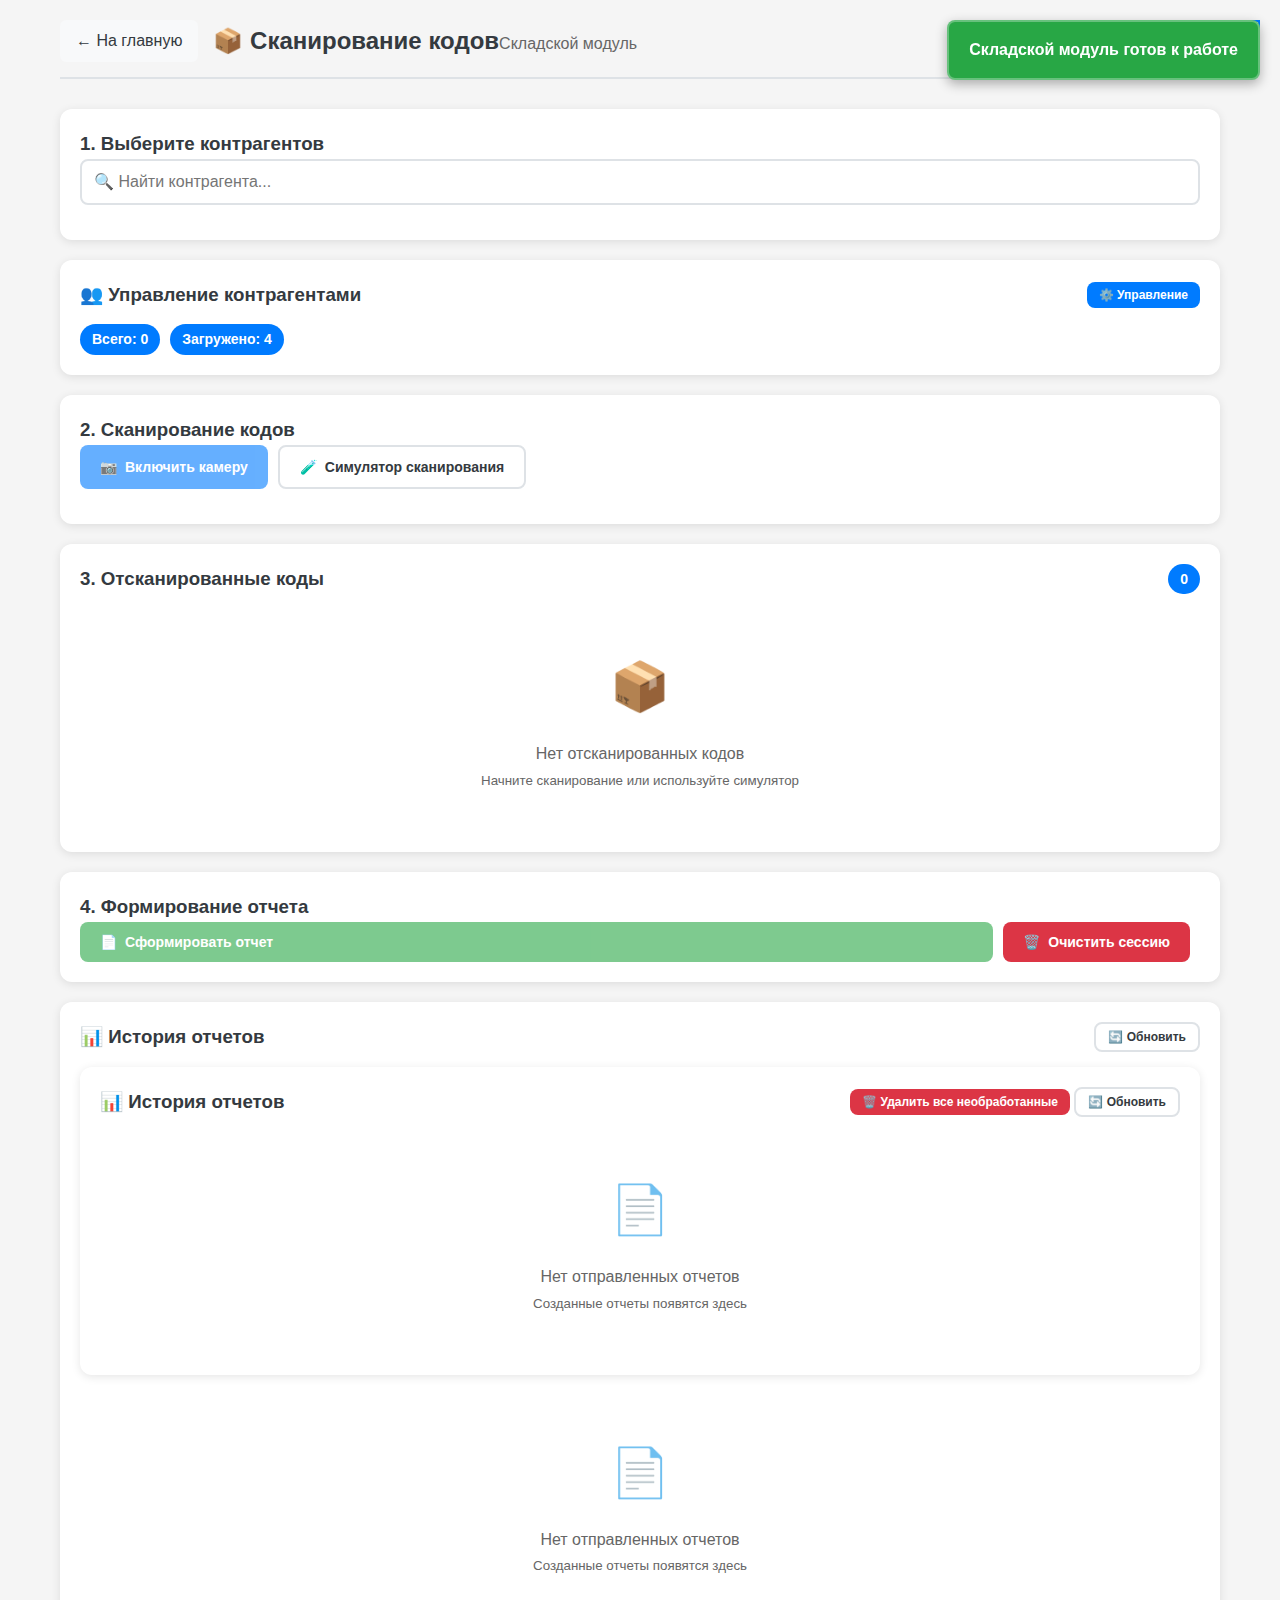
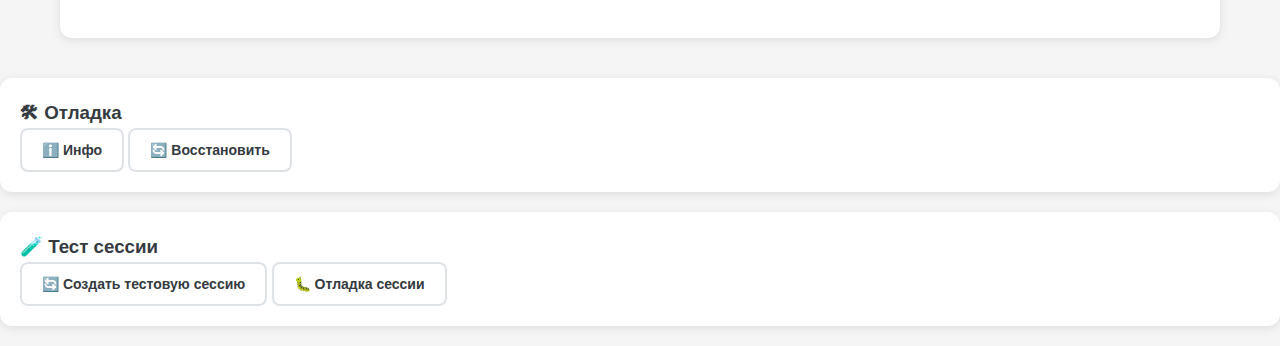
<file: MeGaQR/scanner.html>
<!DOCTYPE html>
<html lang="ru">
<head>
    <meta charset="UTF-8">
    <meta name="viewport" content="width=device-width, initial-scale=1.0">
    <title>Сканирование кодов - Склад</title>
    <link rel="stylesheet" href="css/styles.css">
</head>
<body>
    <div class="container">
        <header class="header">
            <a href="index.html" class="back-button">← На главную</a>
            <h1>📦 Сканирование кодов</h1>
            <p class="subtitle">Складской модуль</p>
        </header>

        <!-- Выбор контрагента -->
        <div class="card">
            <h3>1. Выберите контрагентов</h3>

            <!-- Поиск и выпадающий список -->
            <div class="contractor-search">
                <div class="search-container">
                    <input type="text" id="contractorSearch" placeholder="🔍 Найти контрагента..." class="form-select">
                    <button id="closeDropdown" class="btn btn-sm btn-outline hidden">
                        ✕
                    </button>
                </div>
                <div id="contractorDropdown" class="contractor-dropdown hidden">
                    <!-- Список контрагентов будет здесь -->
                </div>
            </div>

            <!-- Выбранные контрагенты -->
            <div id="selectedContractors" class="selected-contractors">
                <div class="selected-header">
                    <span>Выбрано: <span id="selectedCount">0</span></span>
                    <button class="btn btn-sm btn-outline" onclick="window.scannerManager.clearContractors()">
                        🗑️ Очистить
                    </button>
                </div>
                <div id="contractorsList" class="contractors-list">
                    <!-- Выбранные контрагенты будут здесь -->
                </div>
            </div>
        </div>

        <!-- Управление контрагентами -->
        <div class="card">
            <div class="card-header">
                <h3>👥 Управление контрагентами</h3>
                <button class="btn btn-sm btn-primary" onclick="scannerManager.showContractorManager()">
                    ⚙️ Управление
                </button>
            </div>
            <div class="contractor-stats">
                <span class="badge">Всего: <span id="totalContractors">0</span></span>
                <span class="badge">Загружено: <span id="loadedContractors">4</span></span>
            </div>
        </div>

        <!-- Статус сессии -->
        <div id="sessionStatus" class="card status-card hidden">
            <div class="status-header">
                <span id="statusIcon">⏳</span>
                <h3 id="statusTitle">Сессия сканирования</h3>
            </div>
            <div class="status-info">
                <div class="status-item">
                    <span class="label">Контрагент:</span>
                    <span id="currentContractor">-</span>
                </div>
                <div class="status-item">
                    <span class="label">Отсканировано кодов:</span>
                    <span id="codesCount" class="badge">0</span>
                </div>
                <div class="status-item">
                    <span class="label">ID сессии:</span>
                    <span id="sessionId">-</span>
                </div>
            </div>
        </div>

        <!-- Сканирование -->
        <div class="card">
            <h3>2. Сканирование кодов</h3>
            
            <div class="scan-controls">
                <button id="startCamera" class="btn btn-primary" disabled>
                    <span class="btn-icon">📷</span>
                    Включить камеру
                </button>
                <button id="stopCamera" class="btn btn-secondary hidden">
                    <span class="btn-icon">⏹️</span>
                    Выключить камеру
                </button>
                <button id="showSimulator" class="btn btn-outline">
                    <span class="btn-icon">🧪</span>
                    Симулятор сканирования
                </button>
            </div>

            <div id="reader" class="scanner-container hidden">
                <div class="scanner-placeholder">
                    <span class="placeholder-icon">📷</span>
                    <p>Камера запущена. Наведите на QR-код</p>
                </div>
            </div>

            <!-- Симулятор -->
            <div id="simulator" class="simulator hidden">
                <h4>🧪 Симулятор сканирования</h4>
                <p>Тестовые QR-коды для проверки системы:</p>
                
                <div class="test-codes-grid">
                    <div class="test-code" onclick="scannerManager.simulateScan('0104604063405720219NQNfSwVmcTEST001')">
                        <span class="code-preview">0104604063405720219NQNfSwVmcTEST001</span>
                        <button class="btn btn-sm">Сканировать</button>
                    </div>
                    <div class="test-code" onclick="scannerManager.simulateScan('0104604063405720219NQNfSwVmdTEST002')">
                        <span class="code-preview">0104604063405720219NQNfSwVmdTEST002</span>
                        <button class="btn btn-sm">Сканировать</button>
                    </div>
                    <div class="test-code" onclick="scannerManager.simulateScan('0104604063405720219NQNfSwVmeTEST003')">
                        <span class="code-preview">0104604063405720219NQNfSwVmeTEST003</span>
                        <button class="btn btn-sm">Сканировать</button>
                    </div>
                    <div class="test-code" onclick="scannerManager.simulateScan('0104604063405720219NQNfSwVmfTEST004')">
                        <span class="code-preview">0104604063405720219NQNfSwVmfTEST004</span>
                        <button class="btn btn-sm">Сканировать</button>
                    </div>
                </div>

                <div class="simulator-actions">
                    <button onclick="scannerManager.simulateMultipleScans()" class="btn btn-outline">
                        🔄 Добавить 5 тестовых кодов
                    </button>
                    <button onclick="scannerManager.hideSimulator()" class="btn btn-secondary">
                        ✕ Закрыть симулятор
                    </button>
                </div>
            </div>
        </div>

        <!-- Список кодов -->
        <div class="card">
            <div class="card-header">
                <h3>3. Отсканированные коды</h3>
                <span id="totalCodes" class="badge">0</span>
            </div>
            
            <div id="codesList" class="codes-list">
                <div class="empty-state">
                    <span class="empty-icon">📦</span>
                    <p>Нет отсканированных кодов</p>
                    <small>Начните сканирование или используйте симулятор</small>
                </div>
            </div>
        </div>

        <!-- Действия -->
        <div class="card">
            <h3>4. Формирование отчета</h3>
            <div class="actions-grid">
                <button id="generateReport" class="btn btn-success" disabled>
                    <span class="btn-icon">📄</span>
                    Сформировать отчет
                </button>
                <button id="clearSession" class="btn btn-danger">
                    <span class="btn-icon">🗑️</span>
                    Очистить сессию
                </button>
            </div>
        </div>

        <!-- Статусы отчетов -->
        <div class="card">
            <div class="card-header">
                <h3>📊 История отчетов</h3>
                <button id="refreshReports" class="btn btn-sm btn-outline">🔄 Обновить</button>
            </div>
        <!-- Статусы отчетов -->
    <div class="card">
        <div class="card-header">
            <h3>📊 История отчетов</h3>
            <div>
                <button id="deleteAllPending" class="btn btn-sm btn-danger">🗑️ Удалить все необработанные</button>
                <button id="refreshReports" class="btn btn-sm btn-outline">🔄 Обновить</button>
            </div>
        </div>
    
        <div id="reportsList" class="reports-list">
            <div class="empty-state">
                <span class="empty-icon">📄</span>
                <p>Нет отправленных отчетов</p>
                <small>Созданные отчеты появятся здесь</small>
            </div>
        </div>
    </div>
            <div id="reportsList" class="reports-list">
                <div class="empty-state">
                    <span class="empty-icon">📄</span>
                    <p>Нет отправленных отчетов</p>
                    <small>Созданные отчеты появятся здесь</small>
                </div>
            </div>
        </div>
    </div>
    
    <!-- Контейнер для всплывающих уведомлений -->
    <div id="notificationContainer"></div>

    <!-- Панель уведомлений от бухгалтерии -->
    <div id="warehouseNotifications" class="notifications-panel hidden">
        <div class="notifications-header">
            <h4>📧 Уведомления от бухгалтерии</h4>
            <button onclick="scannerManager.hideNotifications()" class="btn btn-sm btn-secondary">✕ Закрыть</button>
        </div>
        <div id="notificationsList" class="notifications-list">
            <!-- Уведомления загружаются динамически -->
        </div>
    </div>

    <!-- Добавьте временно для отладки -->
    <div class="card">
        <h3>🛠 Отладка</h3>
        <button onclick="scannerManager.debugInfo()" class="btn btn-outline">ℹ️ Инфо</button>
        <button onclick="scannerManager.forceRestoreSession()" class="btn btn-outline">🔄 Восстановить</button>
    </div>
    
    <!-- Временно для тестирования сессии -->
    <div class="card">
        <h3>🧪 Тест сессии</h3>
        <button onclick="scannerManager.createTestSession()" class="btn btn-outline">🔄 Создать тестовую сессию</button>
        <button onclick="scannerManager.debugSession()" class="btn btn-outline">🐛 Отладка сессии</button>
    </div>

    <!-- Кнопка показа уведомлений -->
    <button id="showNotifications" class="notification-bell" onclick="scannerManager.showNotifications()">
        🔔 <span id="notificationCount" class="notification-badge hidden">0</span>
    </button>

    <!-- БИБЛИОТЕКИ -->
    <script src="https://cdn.jsdelivr.net/npm/html5-qrcode@2.3.8/html5-qrcode.min.js"></script>
    <script src="https://cdn.jsdelivr.net/npm/jspdf@2.5.1/dist/jspdf.umd.min.js"></script>
    <script src="https://cdnjs.cloudflare.com/ajax/libs/qrcode-generator/1.4.4/qrcode.min.js"></script>
    <script src="https://cdn.jsdelivr.net/npm/@pdf-lib/fontkit@1.1.1/dist/fontkit.umd.min.js"></script>
    <script src="https://cdnjs.cloudflare.com/ajax/libs/jsbarcode/3.11.5/JsBarcode.all.min.js"></script>
    <script src="https://cdn.jsdelivr.net/npm/bwip-js@2.1.2/dist/bwip-js.min.js"></script>


    <!-- Альтернативная библиотека для PDF -->
    <script src="https://unpkg.com/pdf-lib@1.17.1/dist/pdf-lib.min.js"></script>
    <script src="https://unpkg.com/@pdf-lib/fontkit@1.1.1/dist/fontkit.umd.min.js"></script>

    <!-- НАШИ СКРИПТЫ - ТОЛЬКО ОДИН РАЗ КАЖДЫЙ -->
    <script src="js/utils.js"></script>
    <script src="js/app-state.js"></script>
    <script src="js/pdf-generator.js"></script>
    <script src="js/notifications.js"></script>
    <script src="js/scanner.js"></script>

    <!-- Модальное окно управления контрагентами -->
<div id="contractorManager" class="modal-overlay hidden">
    <div class="modal-content">
        <div class="modal-header">
            <h3>👥 Управление контрагентами</h3>
            <button class="btn btn-sm btn-secondary" onclick="scannerManager.hideContractorManager()">
                ✕ Закрыть
            </button>
        </div>
        
        <div class="modal-body">
            <!-- Быстрые действия -->
            <div class="quick-actions">
                <button class="btn btn-success" onclick="scannerManager.showAddContractorForm()">
                    ➕ Добавить контрагента
                </button>
                <button class="btn btn-outline" onclick="scannerManager.exportContractors()">
                    📤 Экспорт в CSV
                </button>
                <button class="btn btn-outline" onclick="scannerManager.showImportForm()">
                    📥 Импорт из CSV
                </button>
            </div>
            
            <!-- Форма добавления контрагента -->
            <div id="addContractorForm" class="form-section hidden">
                <h4>Добавить контрагента</h4>
                <div class="form-group">
                    <label>Название:</label>
                    <input type="text" id="contractorName" class="form-select" placeholder="ООО Ромашка">
                </div>
                <div class="form-group">
                    <label>Категория:</label>
                    <input type="text" id="contractorCategory" class="form-select" placeholder="Оптовый покупатель">
                </div>
                <div class="form-actions">
                    <button class="btn btn-primary" onclick="scannerManager.addContractor()">
                        ✅ Сохранить
                    </button>
                    <button class="btn btn-outline" onclick="scannerManager.hideAddContractorForm()">
                        ❌ Отмена
                    </button>
                </div>
            </div>
            
            <!-- Форма импорта -->
            <div id="importForm" class="form-section hidden">
                <h4>Импорт контрагентов</h4>
                <div class="form-group">
                    <label>CSV данные (Название,Категория):</label>
                    <textarea id="importData" class="form-select" rows="6" placeholder="ООО Ромашка,Оптовый покупатель
ИП Иванов,Розничная сеть
ООО Луч,Дилер"></textarea>
                </div>
                <div class="form-help">
                    <small>Формат: каждая строка - отдельный контрагент, поля разделены запятыми</small>
                </div>
                <div class="form-actions">
                    <button class="btn btn-primary" onclick="scannerManager.importContractors()">
                        📥 Импортировать
                    </button>
                    <button class="btn btn-outline" onclick="scannerManager.hideImportForm()">
                        ❌ Отмена
                    </button>
                </div>
            </div>
            
            <!-- Список контрагентов -->
            <div class="contractors-list-section">
                <h4>Список контрагентов</h4>
                <div class="search-box">
                    <input type="text" id="managerSearch" placeholder="🔍 Поиск контрагентов..." class="form-select" 
                           oninput="scannerManager.filterContractorsList()">
                </div>
                <div id="contractorsManagerList" class="contractors-manager-list">
                    <!-- Список будет здесь -->
                </div>
            </div>
        </div>
    </div>
</div>
</body>
</html>
</file>
<file: css/styles.css>
:root {
    --primary: #007bff;
    --success: #28a745;
    --danger: #dc3545;
    --warning: #ffc107;
    --dark: #343a40;
    --light: #f8f9fa;
    --border: #dee2e6;
}

* {
    margin: 0;
    padding: 0;
    box-sizing: border-box;
}

body {
    font-family: -apple-system, BlinkMacSystemFont, 'Segoe UI', Roboto, sans-serif;
    line-height: 1.6;
    color: var(--dark);
    background-color: #f5f5f5;
}

.container {
    max-width: 1200px;
    margin: 0 auto;
    padding: 20px;
}

/* Header */
.header {
    display: flex;
    align-items: center;
    margin-bottom: 30px;
    padding-bottom: 15px;
    border-bottom: 2px solid var(--border);
}

.back-button {
    display: inline-flex;
    align-items: center;
    padding: 8px 16px;
    margin-right: 15px;
    background: var(--light);
    color: var(--dark);
    text-decoration: none;
    border-radius: 6px;
    font-weight: 500;
}

.back-button:hover {
    background: var(--border);
}

h1 {
    color: var(--dark);
    font-size: 24px;
}

.subtitle {
    color: #666;
    margin-top: 5px;
}

/* Statistics */
.stats-grid {
    display: grid;
    grid-template-columns: repeat(auto-fit, minmax(200px, 1fr));
    gap: 15px;
    margin-bottom: 30px;
}

.stat-card {
    background: white;
    padding: 20px;
    border-radius: 12px;
    text-align: center;
    box-shadow: 0 2px 10px rgba(0,0,0,0.1);
    border-left: 4px solid var(--primary);
}

.stat-card:nth-child(2) {
    border-left-color: var(--warning);
}

.stat-card:nth-child(3) {
    border-left-color: var(--success);
}

.stat-card:nth-child(4) {
    border-left-color: var(--primary);
}

.stat-value {
    font-size: 32px;
    font-weight: bold;
    color: var(--dark);
    margin-bottom: 5px;
}

.stat-label {
    color: #666;
    font-size: 14px;
}

/* Cards */
.card {
    background: white;
    border-radius: 12px;
    padding: 20px;
    margin-bottom: 20px;
    box-shadow: 0 2px 10px rgba(0,0,0,0.1);
}

.card-header {
    display: flex;
    justify-content: space-between;
    align-items: center;
    margin-bottom: 15px;
}

/* Forms */
.form-group {
    margin-bottom: 20px;
}

.form-group label {
    display: block;
    margin-bottom: 8px;
    font-weight: 600;
    color: var(--dark);
}

.form-select {
    width: 100%;
    padding: 12px;
    border: 2px solid var(--border);
    border-radius: 8px;
    font-size: 16px;
    background: white;
}

.form-select:focus {
    outline: none;
    border-color: var(--primary);
}

/* Buttons */
.btn {
    display: inline-flex;
    align-items: center;
    padding: 12px 20px;
    border: none;
    border-radius: 8px;
    font-size: 14px;
    font-weight: 600;
    cursor: pointer;
    transition: all 0.2s;
    text-decoration: none;
}

.btn-icon {
    margin-right: 8px;
}

.btn-primary {
    background: var(--primary);
    color: white;
}

.btn-primary:hover:not(:disabled) {
    background: #0056b3;
}

.btn-secondary {
    background: #6c757d;
    color: white;
}

.btn-success {
    background: var(--success);
    color: white;
}

.btn-danger {
    background: var(--danger);
    color: white;
}

.btn-outline {
    background: transparent;
    border: 2px solid var(--border);
    color: var(--dark);
}

.btn-sm {
    padding: 6px 12px;
    font-size: 12px;
}

.btn-warning {
    background: var(--warning) !important;
    color: var(--dark) !important;
    border: 2px solid #ffc107 !important;
}

.btn-warning:hover:not(:disabled) {
    background: #e0a800 !important;
    transform: translateY(-1px);
    box-shadow: 0 2px 5px rgba(0,0,0,0.2);
}

.btn:disabled::after {
    content: attr(title);
    position: absolute;
    bottom: -30px;
    left: 50%;
    transform: translateX(-50%);
    background: #333;
    color: white;
    padding: 5px 10px;
    border-radius: 4px;
    font-size: 12px;
    white-space: nowrap;
    z-index: 1000;
    opacity: 0;
    transition: opacity 0.3s;
}

.btn:disabled:hover::after {
    opacity: 1;
}

.btn:disabled {
    opacity: 0.6;
    cursor: not-allowed;
    position: relative;
}

.btn:hover:not(:disabled) {
    transform: translateY(-1px);
    box-shadow: 0 2px 5px rgba(0,0,0,0.2);
}

/* Badges */
.badge {
    background: var(--primary);
    color: white;
    padding: 4px 12px;
    border-radius: 20px;
    font-size: 14px;
    font-weight: 600;
}

.badge-success {
    background: var(--success);
}

.badge-warning {
    background: var(--warning);
    color: var(--dark);
}

.badge-danger {
    background: var(--danger);
}

/* Scanner */
.scan-controls {
    display: flex;
    gap: 10px;
    flex-wrap: wrap;
    margin-bottom: 15px;
}

.scanner-container {
    width: 100%;
    max-width: 500px;
    margin: 20px auto;
    position: relative;
    border-radius: 12px;
    overflow: hidden;
    background: #000;
    min-height: 300px;
}

#reader {
    width: 100% !important;
    height: 100% !important;
    position: relative;
}

#reader video,
#reader canvas {
    width: 100% !important;
    height: 100% !important;
    object-fit: cover !important;
    border-radius: 12px;
}

.scanner-overlay {
    position: absolute;
    top: 0;
    left: 0;
    right: 0;
    bottom: 0;
    display: flex;
    flex-direction: column;
    align-items: center;
    justify-content: center;
    background: rgba(0, 0, 0, 0.7);
    color: white;
    z-index: 10;
    border-radius: 12px;
}

.scanner-overlay.hidden {
    display: none;
}

/* Рамка для сканирования */
.scanner-frame {
    width: 250px;
    height: 250px;
    border: 2px solid #007bff;
    border-radius: 12px;
    margin: 20px auto;
    position: relative;
    box-shadow: 0 0 0 9999px rgba(0, 0, 0, 0.5);
}

.scanner-frame::before {
    content: '';
    position: absolute;
    top: -2px;
    left: -2px;
    right: -2px;
    bottom: -2px;
    border: 2px solid transparent;
    border-image: linear-gradient(45deg, #007bff, #00ff88);
    border-image-slice: 1;
    border-radius: 12px;
    animation: scan-line 2s linear infinite;
}

@keyframes scan-line {
    0% {
        transform: translateY(-100%);
        opacity: 0;
    }
    50% {
        opacity: 1;
    }
    100% {
        transform: translateY(400%);
        opacity: 0;
    }
}

/* Плейсхолдер когда камера не активна */
.scanner-placeholder {
    width: 100%;
    height: 300px;
    display: flex;
    align-items: center;
    justify-content: center;
    background: #f8f9fa;
    border: 2px dashed #dee2e6;
    border-radius: 12px;
    color: #6c757d;
}

.scanner-placeholder.hidden {
    display: none;
}

/* Simulator */
.simulator {
    background: #f8f9fa;
    border-radius: 8px;
    padding: 20px;
    margin-top: 15px;
    border: 2px solid #e9ecef;
}

.test-codes-grid {
    display: grid;
    grid-template-columns: 1fr 1fr;
    gap: 10px;
    margin: 15px 0;
}

.test-code {
    display: flex;
    justify-content: space-between;
    align-items: center;
    padding: 12px;
    background: white;
    border: 1px solid var(--border);
    border-radius: 6px;
    cursor: pointer;
    transition: all 0.2s;
}

.test-code:hover {
    background: var(--light);
    border-color: var(--primary);
}

.code-preview {
    font-family: monospace;
    font-size: 12px;
    color: #666;
}

.simulator-actions {
    display: flex;
    gap: 10px;
    flex-wrap: wrap;
}

/* Codes list */
.codes-list {
    max-height: 400px;
    overflow-y: auto;
}

.code-item {
    display: flex;
    justify-content: space-between;
    align-items: center;
    padding: 12px 15px;
    margin-bottom: 8px;
    background: var(--light);
    border-radius: 6px;
    border-left: 4px solid var(--success);
}

.code-info {
    flex: 1;
}

.code-value {
    font-family: monospace;
    font-weight: 600;
    font-size: 14px;
    margin-bottom: 4px;
}

.code-time {
    font-size: 12px;
    color: #666;
}

.code-actions {
    display: flex;
    gap: 5px;
}

/* Actions */
.actions-grid {
    display: grid;
    grid-template-columns: 1fr auto auto;
    gap: 10px;
}

/* Status card */
.status-card {
    border-left: 4px solid var(--primary);
}

.status-header {
    display: flex;
    align-items: center;
    margin-bottom: 15px;
}

.status-icon {
    font-size: 24px;
    margin-right: 10px;
}

.status-info {
    display: grid;
    grid-template-columns: 1fr 1fr;
    gap: 10px;
}

.status-item {
    display: flex;
    justify-content: space-between;
    padding: 8px 0;
    border-bottom: 1px solid var(--border);
}

.status-item:last-child {
    border-bottom: none;
}

.label {
    color: #666;
    font-weight: 500;
}

/* Accountant */
.filters {
    display: grid;
    grid-template-columns: 1fr 1fr 1fr auto auto;
    gap: 10px;
    align-items: end;
}

.reports-list {
    display: flex;
    flex-direction: column;
    gap: 10px;
}

.report-item {
    background: var(--light);
    border-radius: 8px;
    padding: 15px;
    cursor: pointer;
    transition: all 0.2s;
    border: 1px solid transparent;
}

.report-item:hover {
    background: white;
    border-color: var(--primary);
    transform: translateX(5px);
}

.report-header {
    display: flex;
    justify-content: space-between;
    align-items: start;
    margin-bottom: 10px;
}

.report-title {
    font-weight: 600;
    margin: 0;
}

.report-meta {
    display: grid;
    grid-template-columns: 1fr 1fr;
    gap: 10px;
    font-size: 14px;
    color: #666;
}

.report-actions {
    display: flex;
    gap: 5px;
    margin-top: 10px;
}

.report-processed {
    opacity: 0.7;
    background: #f8fff8 !important;
    border-left: 4px solid var(--success) !important;
}

.status-badge {
    background: var(--success);
    color: white;
    padding: 2px 8px;
    border-radius: 12px;
    font-size: 10px;
    font-weight: bold;
    margin-top: 5px;
}

.report-item {
    padding: 12px;
    border: 1px solid #e9ecef;
    border-radius: 8px;
    margin-bottom: 8px;
    background: #f8f9fa;
}

.report-item.pending {
    border-left: 4px solid #ffc107;
    background: #fffbf0;
}

.report-item.processed {
    border-left: 4px solid #28a745;
    background: #f0fff4;
}

.report-header {
    display: flex;
    justify-content: space-between;
    align-items: center;
    margin-bottom: 8px;
}

.report-title {
    font-weight: 600;
    margin: 0;
}

.report-status {
    padding: 4px 8px;
    border-radius: 12px;
    font-size: 12px;
    font-weight: 600;
}

.status-pending {
    background: #fff3cd;
    color: #856404;
}

.status-processed {
    background: #d1edff;
    color: #004085;
}

.report-details {
    font-size: 12px;
    color: #6c757d;
}

.report-details div {
    margin-bottom: 2px;
}

/* Notifications */
.notification {
    position: fixed;
    top: 20px;
    right: 20px;
    padding: 15px 20px;
    border-radius: 8px;
    color: white;
    font-weight: 600;
    z-index: 10000;
    max-width: 400px;
    box-shadow: 0 4px 12px rgba(0,0,0,0.3);
    animation: slideIn 0.3s ease-out;
    border: 2px solid rgba(255,255,255,0.3);
    cursor: pointer;
}

.notification.success {
    background: var(--success);
}

.notification.error {
    background: var(--danger);
}

.notification.warning {
    background: var(--warning);
    color: var(--dark);
}

.notification.info {
    background: var(--primary);
}

.notifications-overlay {
    position: fixed;
    top: 0;
    left: 0;
    right: 0;
    bottom: 0;
    background: rgba(0,0,0,0.5);
    z-index: 10000;
}

.notifications-panel {
    position: fixed;
    top: 50%;
    left: 50%;
    transform: translate(-50%, -50%);
    background: white;
    border: 2px solid var(--primary);
    border-radius: 12px;
    padding: 0;
    z-index: 10001;
    max-width: 500px;
    width: 90%;
    max-height: 80vh;
    overflow: hidden;
    box-shadow: 0 10px 30px rgba(0,0,0,0.3);
}

.notifications-header {
    display: flex;
    justify-content: space-between;
    align-items: center;
    margin-bottom: 0;
    padding: 15px 20px;
    border-bottom: 1px solid var(--border);
    background: var(--light);
}

.notifications-header h4 {
    margin: 0;
    color: var(--dark);
}

.notifications-list {
    padding: 20px;
    max-height: 400px;
    overflow-y: auto;
}

.notification-item {
    display: flex;
    justify-content: space-between;
    align-items: flex-start;
    padding: 12px;
    margin-bottom: 10px;
    border: 1px solid var(--border);
    border-radius: 6px;
    background: var(--light);
}

.notification-item.unread {
    background: #e7f3ff;
    border-color: var(--primary);
    border-left: 4px solid var(--primary);
}

.notification-item.read {
    opacity: 0.7;
}

.notification-content {
    flex: 1;
    margin-right: 10px;
}

.notification-content strong {
    color: var(--dark);
    display: block;
    margin-bottom: 5px;
}

.notification-content p {
    margin: 2px 0;
    color: #6c757d;
    font-size: 14px;
}

.notification-content small {
    color: #6c757d;
    font-size: 12px;
}

#showNotifications {
    position: fixed;
    top: 20px;
    right: 20px;
    z-index: 999;
    background: white;
    border: 2px solid var(--primary);
}

/* Empty states */
.empty-state {
    text-align: center;
    padding: 40px 20px;
    color: #666;
}

.empty-icon {
    font-size: 48px;
    margin-bottom: 15px;
    display: block;
}

/* Animations */
@keyframes slideIn {
    from {
        transform: translateX(100%);
        opacity: 0;
    }
    to {
        transform: translateX(0);
        opacity: 1;
    }
}

/* Utility */
.hidden {
    display: none !important;
}

/* Responsive */
@media (max-width: 768px) {
    .container {
        padding: 15px;
    }
    
    .header {
        flex-direction: column;
        align-items: flex-start;
    }
    
    .back-button {
        margin-bottom: 10px;
    }
    
    .stats-grid {
        grid-template-columns: 1fr 1fr;
    }
    
    .scan-controls,
    .actions-grid {
        flex-direction: column;
    }
    
    .btn {
        width: 100%;
        justify-content: center;
    }
    
    .filters {
        grid-template-columns: 1fr;
    }
    
    .status-info {
        grid-template-columns: 1fr;
    }
    
    .test-codes-grid {
        grid-template-columns: 1fr;
    }
    
    .card-header {
        flex-direction: column;
        gap: 10px;
        align-items: flex-start;
    }
}

@media (max-width: 480px) {
    .stats-grid {
        grid-template-columns: 1fr;
    }
    
    .container {
        padding: 10px;
    }
}
/* Стили для разных типов уведомлений */
.notification-item.deleted {
    background: #ffe6e6;
    border-left: 4px solid var(--danger);
}

.notification-item.report_processed {
    background: #e6ffe6;
    border-left: 4px solid var(--success);
}

.notification-item.new_report {
    background: #e6f3ff;
    border-left: 4px solid var(--primary);
}

.notification-actions {
    display: flex;
    flex-direction: column;
    gap: 5px;
    min-width: 80px;
}
/* Стили для кнопок действий в отчетах */
.report-actions {
    display: flex;
    gap: 8px;
    margin-top: 10px;
    flex-wrap: wrap;
}

.report-actions .btn {
    font-size: 12px;
    padding: 4px 8px;
}

/* Улучшенные стили для статусов отчетов */
.report-item.pending {
    border-left: 4px solid #ffc107;
    background: #fffbf0;
}

.report-item.processed {
    border-left: 4px solid #28a745;
    background: #f0fff4;
}

.report-item.deleted {
    border-left: 4px solid #dc3545;
    background: #ffe6e6;
    opacity: 0.7;
}

.status-deleted {
    background: #f8d7da;
    color: #721c24;
}

.reports-list.scrollable {
    max-height: 400px;
    overflow-y: auto;
}

/* Мобильный интерфейс выбора контрагентов */
.contractor-buttons {
    display: grid;
    grid-template-columns: 1fr 1fr;
    gap: 8px;
    margin-bottom: 10px;
}

.contractor-buttons .btn {
    padding: 12px 8px;
    font-size: 14px;
    text-align: center;
    white-space: nowrap;
    overflow: hidden;
    text-overflow: ellipsis;
}

/* Адаптивность для мобильных */
@media (max-width: 480px) {
    .contractor-buttons {
        grid-template-columns: 1fr;
    }
    
    .contractor-buttons .btn {
        padding: 15px 10px;
        font-size: 16px; /* Увеличиваем для удобства касания */
    }
}

/* Улучшенные теги контрагентов */
.contractor-tag {
    display: flex;
    align-items: center;
    gap: 8px;
    padding: 8px 12px;
    background: var(--light);
    border: 2px solid var(--primary);
    border-radius: 20px;
    font-size: 14px;
    font-weight: 500;
}

.contractor-tag .btn {
    padding: 2px 6px;
    font-size: 12px;
    min-width: auto;
}

/* Стили для поиска контрагентов */
.contractor-search {
    position: relative;
    margin-bottom: 15px;
}

.contractor-dropdown {
    position: absolute;
    top: 100%;
    left: 0;
    right: 0;
    background: white;
    border: 2px solid #e0e0e0;
    border-top: none;
    border-radius: 0 0 8px 8px;
    max-height: 300px;
    overflow-y: auto;
    z-index: 1000;
    box-shadow: 0 4px 15px rgba(0,0,0,0.1);
    margin-top: -2px;
        
    /* ДЛЯ МОБИЛЬНОЙ ПРОКРУТКИ */
    -webkit-overflow-scrolling: touch; /* Плавная прокрутка на iOS */
    overscroll-behavior: contain; /* Предотвращает скролл body */
    scrollbar-width: thin; /* Тонкий скроллбар для Firefox */
}

/* СТИЛИ ДЛЯ СКРОЛЛБАРА В ВЫПАДАЮЩЕМ СПИСКЕ */
.contractor-dropdown::-webkit-scrollbar {
    width: 6px;
}

.contractor-dropdown::-webkit-scrollbar-track {
    background: #f1f1f1;
    border-radius: 3px;
}

.contractor-dropdown::-webkit-scrollbar-thumb {
    background: #c1c1c1;
    border-radius: 3px;
}

.contractor-dropdown::-webkit-scrollbar-thumb:hover {
    background: #a8a8a8;
}

@supports (-webkit-touch-callout: none) {
    .contractor-dropdown {
        -webkit-overflow-scrolling: touch;
        overflow-y: scroll;
    }
}

.contractor-option {
    padding: 12px;
    cursor: pointer;
    border-bottom: 1px solid #f0f0f0;
    -webkit-tap-highlight-color: transparent;
}

.contractor-option:active {
    background: #f0f0f0;
}

.dropdown-item {
    padding: 12px 16px;
    border-bottom: 1px solid #f0f0f0;
    cursor: pointer;
    font-size: 16px; /* Увеличиваем для тач-устройств */
}

.dropdown-item:active {
    background-color: #f8f9fa; /* Фидбек при нажатии */
}

.dropdown-item.selected {
    background: #e7f3ff;
}

.dropdown-item:hover,
.dropdown-item:active {
    background-color: #f8f9fa;
}

.search-container {
    display: flex;
    gap: 8px;
}

#contractorSearch {
    flex: 1;
    font-size: 16px; /* Предотвращает зум в iOS */
}

#closeDropdown {
    flex-shrink: 0;
    min-width: 44px; /* Минимальный размер для тач */
    min-height: 44px;
}

.contractor-name {
    flex: 1;
    font-weight: 500;
}

.contractor-name mark {
    background: yellow;
    padding: 1px 2px;
    border-radius: 2px;
}

.dropdown-item:last-child {
    border-bottom: none;
}

/* Выбранные контрагенты */
.selected-contractors {
    display: none;
}

.selected-header {
    display: flex;
    justify-content: space-between;
    align-items: center;
    margin-bottom: 10px;
    padding: 10px 0;
    border-bottom: 1px solid var(--border);
}

.contractors-list {
    display: flex;
    flex-wrap: wrap;
    gap: 8px;
}

.contractor-tag {
    display: flex;
    align-items: center;
    gap: 8px;
    padding: 8px 12px;
    background: var(--light);
    border: 2px solid var(--primary);
    border-radius: 20px;
    font-size: 14px;
    font-weight: 500;
}

/*адаптивность для мобильных*/
@media (max-width: 768px) {
    .contractor-dropdown {
        max-height: 60vh;
        border: 2px solid #007bff;
        border-top: none;
        position: absolute;
        top: auto;
        max-height: 60vh;
        box-shadow: 0 4px 20px rgba(0,0,0,0.15);
    }
    
    /* УВЕЛИЧИВАЕМ РАЗМЕРЫ ДЛЯ ТАЧ-УСТРОЙСТВ */
    .dropdown-item {
        padding: 18px 16px;
        font-size: 18px;
        min-height: 60px;
        display: flex;
        align-items: center;
        -webkit-tap-highlight-color: transparent;
    }
    
    .contractor-name {
        font-size: 18px;
    }
    
    .contractor-category {
        font-size: 16px;
    }

    .contractor-search-container {
        position: relative;
        margin-bottom: 15px;
    }    

    .contractor-dropdown::-webkit-scrollbar {
            width: 8px;
    }

    .contractor-dropdown::-webkit-scrollbar-track {
        background: #f1f1f1;
        border-radius: 4px;
    }
    
    .contractor-dropdown::-webkit-scrollbar-thumb {
        background: #c1c1c1;
        border-radius: 4px;
    }
    
    .contractor-dropdown::-webkit-scrollbar-thumb:hover {
        background: #a8a8a8;
    }
    
    /* Улучшаем внешний вид элементов списка */
    .dropdown-item {
        padding: 12px 16px;
        border-bottom: 1px solid #f0f0f0;
        cursor: pointer;
        font-size: 16px;
        transition: background-color 0.2s;
        display: flex;
        justify-content: space-between;
        align-items: center;
    }
    
    .dropdown-item:hover {
        background-color: #f8f9fa;
    }
    
    .dropdown-item:active {
        background-color: #e9ecef;
    }
    
    .dropdown-item.selected {
        background: #e7f3ff;
        border-left: 3px solid #007bff;
    }
    
    /* Анимация появления выпадающего списка */
    .contractor-dropdown {
        animation: dropdownAppear 0.2s ease-out;
    }
    
    @keyframes dropdownAppear {
        from {
            opacity: 0;
            transform: translateY(-10px);
        }
        to {
            opacity: 1;
            transform: translateY(0);
        }
    }
    
    /* Улучшаем отображение на очень маленьких экранах */
    @media (max-width: 480px) {
        .contractor-dropdown {
            max-height: 50vh; /* Ограничиваем высоту на очень маленьких экранах */
        }
        
        .dropdown-item {
            padding: 15px 12px;
            flex-direction: column;
            align-items: flex-start;
            gap: 5px;
        }
        
        .selected-badge {
            align-self: flex-end;
            margin-top: -25px;
        }
    }
}

/* Модальное окно */
.modal-overlay {
    position: fixed;
    top: 0;
    left: 0;
    right: 0;
    bottom: 0;
    background: rgba(0,0,0,0.5);
    display: flex;
    align-items: center;
    justify-content: center;
    z-index: 10000;
    padding: 20px;
}

.modal-content {
    background: white;
    border-radius: 12px;
    max-width: 800px;
    width: 100%;
    max-height: 90vh;
    overflow: hidden;
    display: flex;
    flex-direction: column;
}

.modal-header {
    display: flex;
    justify-content: space-between;
    align-items: center;
    padding: 20px;
    border-bottom: 1px solid var(--border);
    background: var(--light);
}

.modal-body {
    padding: 20px;
    overflow-y: auto;
    flex: 1;
}

/* Управление контрагентами */
.quick-actions {
    display: flex;
    gap: 10px;
    margin-bottom: 20px;
    flex-wrap: wrap;
}

.form-section {
    background: var(--light);
    padding: 20px;
    border-radius: 8px;
    margin-bottom: 20px;
}

.form-actions {
    display: flex;
    gap: 10px;
    margin-top: 15px;
}

.form-help {
    margin-top: 10px;
    color: #666;
}

.contractors-manager-list {
    max-height: 400px;
    overflow-y: auto;
}

.contractor-manager-item {
    display: flex;
    justify-content: space-between;
    align-items: center;
    padding: 15px;
    border: 1px solid var(--border);
    border-radius: 8px;
    margin-bottom: 10px;
    background: white;
}

.contractor-info {
    flex: 1;
}

.contractor-info strong {
    display: block;
    margin-bottom: 5px;
}

.contractor-category {
    font-size: 12px;
    color: #666;
    margin-right: 10px;
}

.contractor-info small {
    color: #999;
    font-size: 12px;
}

.no-results {
    text-align: center;
    color: #666;
    padding: 20px;
}

.no-results small {
    display: block;
    margin-top: 5px;
}

.selected-badge {
    color: var(--success);
    font-size: 14px;
}

.contractor-actions {
    display: flex;
    gap: 5px;
}

.search-box {
    position: relative;
    margin-bottom: 15px;
}

.search-box .form-select {
    padding-left: 40px;
}

.search-box::before {
    content: '🔍';
    position: absolute;
    left: 12px;
    top: 50%;
    transform: translateY(-50%);
    z-index: 1;
}

.contractor-stats {
    display: flex;
    gap: 10px;
    margin-top: 10px;
}

/* Адаптивность для мобильных */
@media (max-width: 768px) {
    .dropdown-item {
        padding: 15px;
        flex-direction: column;
        align-items: flex-start;
    }
    
    .contractor-category {
        margin-right: 0;
        margin-top: 5px;
    }
    
    .selected-badge {
        align-self: flex-end;
        margin-top: -20px;
    }
}

.validation-info {
    margin-top: 10px;
    padding: 8px;
    border-radius: 6px;
    font-size: 12px;
}

.validation-warning {
    background: #fff3cd;
    color: #856404;
    border: 1px solid #ffeaa7;
    padding: 5px 10px;
    border-radius: 4px;
}

.validation-success {
    background: #d1edff;
    color: #004085;
    border: 1px solid #b8daff;
    padding: 5px 10px;
    border-radius: 4px;
}

/* Отладочная панель */
.debug-panel {
    position: fixed;
    top: 10px;
    left: 10px;
    background: rgba(0,0,0,0.8);
    color: white;
    padding: 10px;
    border-radius: 5px;
    font-size: 12px;
    z-index: 10000;
    max-width: 300px;
}

.debug-info {
    margin: 5px 0;
    font-family: monospace;
}

.debug-btn {
    background: #007bff;
    color: white;
    border: none;
    padding: 5px 10px;
    border-radius: 3px;
    margin: 2px;
    cursor: pointer;
    font-size: 10px;
}

/* Консоль для мобильных устройств */
.mobile-console {
    position: fixed;
    bottom: 0;
    left: 0;
    right: 0;
    background: rgba(0, 0, 0, 0.95);
    color: #00ff00;
    font-family: 'Courier New', monospace;
    font-size: 12px;
    z-index: 10000;
    max-height: 50vh;
    overflow-y: auto;
    border-top: 2px solid #007bff;
}

.console-header {
    background: #333;
    padding: 10px;
    display: flex;
    justify-content: space-between;
    align-items: center;
    border-bottom: 1px solid #007bff;
    position: sticky;
    top: 0;
}

.console-title {
    font-weight: bold;
    color: #00ff00;
}

.console-controls {
    display: flex;
    gap: 5px;
}

.console-btn {
    background: #555;
    color: white;
    border: none;
    padding: 5px 10px;
    border-radius: 3px;
    font-size: 11px;
    cursor: pointer;
}

.console-content {
    padding: 10px;
    line-height: 1.4;
    max-height: 40vh;
    overflow-y: auto;
}

.console-log {
    margin: 3px 0;
    word-break: break-all;
    border-bottom: 1px solid #333;
    padding-bottom: 3px;
}

.console-log.info { color: #00ff00; }
.console-log.warn { color: #ffff00; }
.console-log.error { color: #ff4444; }
.console-log.debug { color: #8888ff; }
.console-log.success { color: #44ff44; }

.console-toggle {
    position: fixed;
    bottom: 20px;
    left: 20px;
    background: #007bff;
    color: white;
    border: none;
    border-radius: 50%;
    width: 50px;
    height: 50px;
    font-size: 20px;
    cursor: pointer;
    z-index: 10001;
    box-shadow: 0 2px 10px rgba(0,0,0,0.3);
}

/* Кнопки управления контрагентами */
.contractor-management-buttons {
    display: flex;
    gap: 8px;
    margin: 10px 0;
    flex-wrap: wrap;
}

.contractor-management-buttons .btn {
    font-size: 12px;
    padding: 8px 12px;
    white-space: nowrap;
}

/* Формы для добавления/импорта контрагентов */
.contractor-form {
    background: #f8f9fa;
    border: 1px solid #dee2e6;
    border-radius: 8px;
    padding: 15px;
    margin: 15px 0;
}

.contractor-form.hidden {
    display: none;
}

.contractor-form h4 {
    margin-bottom: 15px;
    color: #343a40;
}

.contractor-form-actions {
    display: flex;
    gap: 10px;
    margin-top: 15px;
}

/* Поле для импорта CSV */
.csv-textarea {
    width: 100%;
    min-height: 120px;
    padding: 12px;
    border: 2px solid #dee2e6;
    border-radius: 8px;
    font-family: monospace;
    font-size: 14px;
    resize: vertical;
}

.csv-textarea:focus {
    outline: none;
    border-color: #007bff;
}

/* Подсказка для формата импорта */
.import-format-hint {
    background: #e7f3ff;
    border: 1px solid #b8daff;
    border-radius: 6px;
    padding: 10px;
    margin: 10px 0;
    font-size: 12px;
    color: #004085;
}

.import-format-hint code {
    background: #fff;
    padding: 2px 4px;
    border-radius: 3px;
    font-family: monospace;
}

/* Список добавленных контрагентов */
.added-contractors-list {
    max-height: 200px;
    overflow-y: auto;
    margin: 10px 0;
    border: 1px solid #e9ecef;
    border-radius: 6px;
    padding: 10px;
}

.added-contractor-item {
    display: flex;
    justify-content: space-between;
    align-items: center;
    padding: 8px;
    margin-bottom: 5px;
    background: white;
    border-radius: 4px;
    border-left: 3px solid #28a745;
}

.added-contractor-item:last-child {
    margin-bottom: 0;
}
</file>
<file: MeGaQR/css/styles.css>
:root {
    --primary: #007bff;
    --success: #28a745;
    --danger: #dc3545;
    --warning: #ffc107;
    --dark: #343a40;
    --light: #f8f9fa;
    --border: #dee2e6;
}

* {
    margin: 0;
    padding: 0;
    box-sizing: border-box;
}

body {
    font-family: -apple-system, BlinkMacSystemFont, 'Segoe UI', Roboto, sans-serif;
    line-height: 1.6;
    color: var(--dark);
    background-color: #f5f5f5;
}

.container {
    max-width: 1200px;
    margin: 0 auto;
    padding: 20px;
}

/* Header */
.header {
    display: flex;
    align-items: center;
    margin-bottom: 30px;
    padding-bottom: 15px;
    border-bottom: 2px solid var(--border);
}

.back-button {
    display: inline-flex;
    align-items: center;
    padding: 8px 16px;
    margin-right: 15px;
    background: var(--light);
    color: var(--dark);
    text-decoration: none;
    border-radius: 6px;
    font-weight: 500;
}

.back-button:hover {
    background: var(--border);
}

h1 {
    color: var(--dark);
    font-size: 24px;
}

.subtitle {
    color: #666;
    margin-top: 5px;
}

/* Statistics */
.stats-grid {
    display: grid;
    grid-template-columns: repeat(auto-fit, minmax(200px, 1fr));
    gap: 15px;
    margin-bottom: 30px;
}

.stat-card {
    background: white;
    padding: 20px;
    border-radius: 12px;
    text-align: center;
    box-shadow: 0 2px 10px rgba(0,0,0,0.1);
    border-left: 4px solid var(--primary);
}

.stat-card:nth-child(2) {
    border-left-color: var(--warning);
}

.stat-card:nth-child(3) {
    border-left-color: var(--success);
}

.stat-card:nth-child(4) {
    border-left-color: var(--primary);
}

.stat-value {
    font-size: 32px;
    font-weight: bold;
    color: var(--dark);
    margin-bottom: 5px;
}

.stat-label {
    color: #666;
    font-size: 14px;
}

/* Cards */
.card {
    background: white;
    border-radius: 12px;
    padding: 20px;
    margin-bottom: 20px;
    box-shadow: 0 2px 10px rgba(0,0,0,0.1);
}

.card-header {
    display: flex;
    justify-content: space-between;
    align-items: center;
    margin-bottom: 15px;
}

/* Forms */
.form-group {
    margin-bottom: 20px;
}

.form-group label {
    display: block;
    margin-bottom: 8px;
    font-weight: 600;
    color: var(--dark);
}

.form-select {
    width: 100%;
    padding: 12px;
    border: 2px solid var(--border);
    border-radius: 8px;
    font-size: 16px;
    background: white;
}

.form-select:focus {
    outline: none;
    border-color: var(--primary);
}

/* Buttons */
.btn {
    display: inline-flex;
    align-items: center;
    padding: 12px 20px;
    border: none;
    border-radius: 8px;
    font-size: 14px;
    font-weight: 600;
    cursor: pointer;
    transition: all 0.2s;
    text-decoration: none;
}

.btn-icon {
    margin-right: 8px;
}

.btn-primary {
    background: var(--primary);
    color: white;
}

.btn-primary:hover:not(:disabled) {
    background: #0056b3;
}

.btn-secondary {
    background: #6c757d;
    color: white;
}

.btn-success {
    background: var(--success);
    color: white;
}

.btn-danger {
    background: var(--danger);
    color: white;
}

.btn-outline {
    background: transparent;
    border: 2px solid var(--border);
    color: var(--dark);
}

.btn-sm {
    padding: 6px 12px;
    font-size: 12px;
}

.btn-warning {
    background: var(--warning) !important;
    color: var(--dark) !important;
    border: 2px solid #ffc107 !important;
}

.btn-warning:hover:not(:disabled) {
    background: #e0a800 !important;
    transform: translateY(-1px);
    box-shadow: 0 2px 5px rgba(0,0,0,0.2);
}

.btn:disabled::after {
    content: attr(title);
    position: absolute;
    bottom: -30px;
    left: 50%;
    transform: translateX(-50%);
    background: #333;
    color: white;
    padding: 5px 10px;
    border-radius: 4px;
    font-size: 12px;
    white-space: nowrap;
    z-index: 1000;
    opacity: 0;
    transition: opacity 0.3s;
}

.btn:disabled:hover::after {
    opacity: 1;
}

.btn:disabled {
    opacity: 0.6;
    cursor: not-allowed;
    position: relative;
}

.btn:hover:not(:disabled) {
    transform: translateY(-1px);
    box-shadow: 0 2px 5px rgba(0,0,0,0.2);
}

/* Badges */
.badge {
    background: var(--primary);
    color: white;
    padding: 4px 12px;
    border-radius: 20px;
    font-size: 14px;
    font-weight: 600;
}

.badge-success {
    background: var(--success);
}

.badge-warning {
    background: var(--warning);
    color: var(--dark);
}

.badge-danger {
    background: var(--danger);
}

/* Scanner */
.scan-controls {
    display: flex;
    gap: 10px;
    flex-wrap: wrap;
    margin-bottom: 15px;
}

.scanner-container {
    width: 100%;
    height: 300px;
    background: var(--light);
    border: 2px dashed var(--border);
    border-radius: 8px;
    margin-bottom: 15px;
    overflow: hidden;
    position: relative;
}

.scanner-placeholder {
    display: flex;
    flex-direction: column;
    align-items: center;
    justify-content: center;
    height: 100%;
    color: #666;
}

.placeholder-icon {
    font-size: 64px;
    margin-bottom: 15px;
}

/* Simulator */
.simulator {
    background: #f8f9fa;
    border-radius: 8px;
    padding: 20px;
    margin-top: 15px;
    border: 2px solid #e9ecef;
}

.test-codes-grid {
    display: grid;
    grid-template-columns: 1fr 1fr;
    gap: 10px;
    margin: 15px 0;
}

.test-code {
    display: flex;
    justify-content: space-between;
    align-items: center;
    padding: 12px;
    background: white;
    border: 1px solid var(--border);
    border-radius: 6px;
    cursor: pointer;
    transition: all 0.2s;
}

.test-code:hover {
    background: var(--light);
    border-color: var(--primary);
}

.code-preview {
    font-family: monospace;
    font-size: 12px;
    color: #666;
}

.simulator-actions {
    display: flex;
    gap: 10px;
    flex-wrap: wrap;
}

/* Codes list */
.codes-list {
    max-height: 400px;
    overflow-y: auto;
}

.code-item {
    display: flex;
    justify-content: space-between;
    align-items: center;
    padding: 12px 15px;
    margin-bottom: 8px;
    background: var(--light);
    border-radius: 6px;
    border-left: 4px solid var(--success);
}

.code-info {
    flex: 1;
}

.code-value {
    font-family: monospace;
    font-weight: 600;
    font-size: 14px;
    margin-bottom: 4px;
}

.code-time {
    font-size: 12px;
    color: #666;
}

.code-actions {
    display: flex;
    gap: 5px;
}

/* Actions */
.actions-grid {
    display: grid;
    grid-template-columns: 1fr auto auto;
    gap: 10px;
}

/* Status card */
.status-card {
    border-left: 4px solid var(--primary);
}

.status-header {
    display: flex;
    align-items: center;
    margin-bottom: 15px;
}

.status-icon {
    font-size: 24px;
    margin-right: 10px;
}

.status-info {
    display: grid;
    grid-template-columns: 1fr 1fr;
    gap: 10px;
}

.status-item {
    display: flex;
    justify-content: space-between;
    padding: 8px 0;
    border-bottom: 1px solid var(--border);
}

.status-item:last-child {
    border-bottom: none;
}

.label {
    color: #666;
    font-weight: 500;
}

/* Accountant */
.filters {
    display: grid;
    grid-template-columns: 1fr 1fr 1fr auto auto;
    gap: 10px;
    align-items: end;
}

.reports-list {
    display: flex;
    flex-direction: column;
    gap: 10px;
}

.report-item {
    background: var(--light);
    border-radius: 8px;
    padding: 15px;
    cursor: pointer;
    transition: all 0.2s;
    border: 1px solid transparent;
}

.report-item:hover {
    background: white;
    border-color: var(--primary);
    transform: translateX(5px);
}

.report-header {
    display: flex;
    justify-content: space-between;
    align-items: start;
    margin-bottom: 10px;
}

.report-title {
    font-weight: 600;
    margin: 0;
}

.report-meta {
    display: grid;
    grid-template-columns: 1fr 1fr;
    gap: 10px;
    font-size: 14px;
    color: #666;
}

.report-actions {
    display: flex;
    gap: 5px;
    margin-top: 10px;
}

.report-processed {
    opacity: 0.7;
    background: #f8fff8 !important;
    border-left: 4px solid var(--success) !important;
}

.status-badge {
    background: var(--success);
    color: white;
    padding: 2px 8px;
    border-radius: 12px;
    font-size: 10px;
    font-weight: bold;
    margin-top: 5px;
}

.report-item {
    padding: 12px;
    border: 1px solid #e9ecef;
    border-radius: 8px;
    margin-bottom: 8px;
    background: #f8f9fa;
}

.report-item.pending {
    border-left: 4px solid #ffc107;
    background: #fffbf0;
}

.report-item.processed {
    border-left: 4px solid #28a745;
    background: #f0fff4;
}

.report-header {
    display: flex;
    justify-content: space-between;
    align-items: center;
    margin-bottom: 8px;
}

.report-title {
    font-weight: 600;
    margin: 0;
}

.report-status {
    padding: 4px 8px;
    border-radius: 12px;
    font-size: 12px;
    font-weight: 600;
}

.status-pending {
    background: #fff3cd;
    color: #856404;
}

.status-processed {
    background: #d1edff;
    color: #004085;
}

.report-details {
    font-size: 12px;
    color: #6c757d;
}

.report-details div {
    margin-bottom: 2px;
}

/* Notifications */
.notification {
    position: fixed;
    top: 20px;
    right: 20px;
    padding: 15px 20px;
    border-radius: 8px;
    color: white;
    font-weight: 600;
    z-index: 10000;
    max-width: 400px;
    box-shadow: 0 4px 12px rgba(0,0,0,0.3);
    animation: slideIn 0.3s ease-out;
    border: 2px solid rgba(255,255,255,0.3);
    cursor: pointer;
}

.notification.success {
    background: var(--success);
}

.notification.error {
    background: var(--danger);
}

.notification.warning {
    background: var(--warning);
    color: var(--dark);
}

.notification.info {
    background: var(--primary);
}

.notifications-overlay {
    position: fixed;
    top: 0;
    left: 0;
    right: 0;
    bottom: 0;
    background: rgba(0,0,0,0.5);
    z-index: 10000;
}

.notifications-panel {
    position: fixed;
    top: 50%;
    left: 50%;
    transform: translate(-50%, -50%);
    background: white;
    border: 2px solid var(--primary);
    border-radius: 12px;
    padding: 0;
    z-index: 10001;
    max-width: 500px;
    width: 90%;
    max-height: 80vh;
    overflow: hidden;
    box-shadow: 0 10px 30px rgba(0,0,0,0.3);
}

.notifications-header {
    display: flex;
    justify-content: space-between;
    align-items: center;
    margin-bottom: 0;
    padding: 15px 20px;
    border-bottom: 1px solid var(--border);
    background: var(--light);
}

.notifications-header h4 {
    margin: 0;
    color: var(--dark);
}

.notifications-list {
    padding: 20px;
    max-height: 400px;
    overflow-y: auto;
}

.notification-item {
    display: flex;
    justify-content: space-between;
    align-items: flex-start;
    padding: 12px;
    margin-bottom: 10px;
    border: 1px solid var(--border);
    border-radius: 6px;
    background: var(--light);
}

.notification-item.unread {
    background: #e7f3ff;
    border-color: var(--primary);
    border-left: 4px solid var(--primary);
}

.notification-item.read {
    opacity: 0.7;
}

.notification-content {
    flex: 1;
    margin-right: 10px;
}

.notification-content strong {
    color: var(--dark);
    display: block;
    margin-bottom: 5px;
}

.notification-content p {
    margin: 2px 0;
    color: #6c757d;
    font-size: 14px;
}

.notification-content small {
    color: #6c757d;
    font-size: 12px;
}

#showNotifications {
    position: fixed;
    top: 20px;
    right: 20px;
    z-index: 999;
    background: white;
    border: 2px solid var(--primary);
}

/* Empty states */
.empty-state {
    text-align: center;
    padding: 40px 20px;
    color: #666;
}

.empty-icon {
    font-size: 48px;
    margin-bottom: 15px;
    display: block;
}

/* Animations */
@keyframes slideIn {
    from {
        transform: translateX(100%);
        opacity: 0;
    }
    to {
        transform: translateX(0);
        opacity: 1;
    }
}

/* Utility */
.hidden {
    display: none !important;
}

/* Responsive */
@media (max-width: 768px) {
    .container {
        padding: 15px;
    }
    
    .header {
        flex-direction: column;
        align-items: flex-start;
    }
    
    .back-button {
        margin-bottom: 10px;
    }
    
    .stats-grid {
        grid-template-columns: 1fr 1fr;
    }
    
    .scan-controls,
    .actions-grid {
        flex-direction: column;
    }
    
    .btn {
        width: 100%;
        justify-content: center;
    }
    
    .filters {
        grid-template-columns: 1fr;
    }
    
    .status-info {
        grid-template-columns: 1fr;
    }
    
    .test-codes-grid {
        grid-template-columns: 1fr;
    }
    
    .card-header {
        flex-direction: column;
        gap: 10px;
        align-items: flex-start;
    }
}

@media (max-width: 480px) {
    .stats-grid {
        grid-template-columns: 1fr;
    }
    
    .container {
        padding: 10px;
    }
}
/* Стили для разных типов уведомлений */
.notification-item.deleted {
    background: #ffe6e6;
    border-left: 4px solid var(--danger);
}

.notification-item.report_processed {
    background: #e6ffe6;
    border-left: 4px solid var(--success);
}

.notification-item.new_report {
    background: #e6f3ff;
    border-left: 4px solid var(--primary);
}

.notification-actions {
    display: flex;
    flex-direction: column;
    gap: 5px;
    min-width: 80px;
}
/* Стили для кнопок действий в отчетах */
.report-actions {
    display: flex;
    gap: 8px;
    margin-top: 10px;
    flex-wrap: wrap;
}

.report-actions .btn {
    font-size: 12px;
    padding: 4px 8px;
}

/* Улучшенные стили для статусов отчетов */
.report-item.pending {
    border-left: 4px solid #ffc107;
    background: #fffbf0;
}

.report-item.processed {
    border-left: 4px solid #28a745;
    background: #f0fff4;
}

.report-item.deleted {
    border-left: 4px solid #dc3545;
    background: #ffe6e6;
    opacity: 0.7;
}

.status-deleted {
    background: #f8d7da;
    color: #721c24;
}

.reports-list.scrollable {
    max-height: 400px;
    overflow-y: auto;
}

/* Мобильный интерфейс выбора контрагентов */
.contractor-buttons {
    display: grid;
    grid-template-columns: 1fr 1fr;
    gap: 8px;
    margin-bottom: 10px;
}

.contractor-buttons .btn {
    padding: 12px 8px;
    font-size: 14px;
    text-align: center;
    white-space: nowrap;
    overflow: hidden;
    text-overflow: ellipsis;
}

/* Адаптивность для мобильных */
@media (max-width: 480px) {
    .contractor-buttons {
        grid-template-columns: 1fr;
    }
    
    .contractor-buttons .btn {
        padding: 15px 10px;
        font-size: 16px; /* Увеличиваем для удобства касания */
    }
}

/* Улучшенные теги контрагентов */
.contractor-tag {
    display: flex;
    align-items: center;
    gap: 8px;
    padding: 8px 12px;
    background: var(--light);
    border: 2px solid var(--primary);
    border-radius: 20px;
    font-size: 14px;
    font-weight: 500;
}

.contractor-tag .btn {
    padding: 2px 6px;
    font-size: 12px;
    min-width: auto;
}

/* Стили для поиска контрагентов */
.contractor-search {
    position: relative;
    margin-bottom: 15px;
}

.contractor-dropdown {
    position: absolute;
    top: 100%;
    left: 0;
    right: 0;
    z-index: 1000;
    max-height: 300px;
    overflow-y: auto;
    background: white;
    border: 1px solid #ddd;
    border-radius: 8px;
    box-shadow: 0 4px 12px rgba(0,0,0,0.1);
}


.dropdown-item {
    padding: 12px 16px;
    border-bottom: 1px solid #f0f0f0;
    cursor: pointer;
    font-size: 16px; /* Увеличиваем для тач-устройств */
}

.dropdown-item:active {
    background-color: #f8f9fa; /* Фидбек при нажатии */
}

.dropdown-item.selected {
    background: #e7f3ff;
}

.dropdown-item:hover,
.dropdown-item:active {
    background-color: #f8f9fa;
}

.search-container {
    display: flex;
    gap: 8px;
}

#contractorSearch {
    flex: 1;
    font-size: 16px; /* Предотвращает зум в iOS */
}

#closeDropdown {
    flex-shrink: 0;
    min-width: 44px; /* Минимальный размер для тач */
    min-height: 44px;
}

.contractor-name {
    flex: 1;
    font-weight: 500;
}

.contractor-name mark {
    background: yellow;
    padding: 1px 2px;
    border-radius: 2px;
}

.dropdown-item:last-child {
    border-bottom: none;
}

/* Выбранные контрагенты */
.selected-contractors {
    display: none;
}

.selected-header {
    display: flex;
    justify-content: space-between;
    align-items: center;
    margin-bottom: 10px;
    padding: 10px 0;
    border-bottom: 1px solid var(--border);
}

.contractors-list {
    display: flex;
    flex-wrap: wrap;
    gap: 8px;
}

.contractor-tag {
    display: flex;
    align-items: center;
    gap: 8px;
    padding: 8px 12px;
    background: var(--light);
    border: 2px solid var(--primary);
    border-radius: 20px;
    font-size: 14px;
    font-weight: 500;
}

/*адаптивность для мобильных*/
@media (max-width: 768px) {
    .dropdown-item {
        padding: 18px 16px; /* Еще больше для мобильных */
        font-size: 18px; /* Увеличиваем шрифт */
    }
    
    .contractor-dropdown {
        max-height: 50vh; /* Ограничиваем высоту */
        border: 2px solid #007bff; /* Выделяем границу */
    }
}

/* Модальное окно */
.modal-overlay {
    position: fixed;
    top: 0;
    left: 0;
    right: 0;
    bottom: 0;
    background: rgba(0,0,0,0.5);
    display: flex;
    align-items: center;
    justify-content: center;
    z-index: 10000;
    padding: 20px;
}

.modal-content {
    background: white;
    border-radius: 12px;
    max-width: 800px;
    width: 100%;
    max-height: 90vh;
    overflow: hidden;
    display: flex;
    flex-direction: column;
}

.modal-header {
    display: flex;
    justify-content: space-between;
    align-items: center;
    padding: 20px;
    border-bottom: 1px solid var(--border);
    background: var(--light);
}

.modal-body {
    padding: 20px;
    overflow-y: auto;
    flex: 1;
}

/* Управление контрагентами */
.quick-actions {
    display: flex;
    gap: 10px;
    margin-bottom: 20px;
    flex-wrap: wrap;
}

.form-section {
    background: var(--light);
    padding: 20px;
    border-radius: 8px;
    margin-bottom: 20px;
}

.form-actions {
    display: flex;
    gap: 10px;
    margin-top: 15px;
}

.form-help {
    margin-top: 10px;
    color: #666;
}

.contractors-manager-list {
    max-height: 400px;
    overflow-y: auto;
}

.contractor-manager-item {
    display: flex;
    justify-content: space-between;
    align-items: center;
    padding: 15px;
    border: 1px solid var(--border);
    border-radius: 8px;
    margin-bottom: 10px;
    background: white;
}

.contractor-info {
    flex: 1;
}

.contractor-info strong {
    display: block;
    margin-bottom: 5px;
}

.contractor-category {
    font-size: 12px;
    color: #666;
    margin-right: 10px;
}

.contractor-info small {
    color: #999;
    font-size: 12px;
}

.no-results {
    text-align: center;
    color: #666;
    padding: 20px;
}

.no-results small {
    display: block;
    margin-top: 5px;
}

.selected-badge {
    color: var(--success);
    font-size: 14px;
}

.contractor-actions {
    display: flex;
    gap: 5px;
}

.search-box {
    position: relative;
    margin-bottom: 15px;
}

.search-box .form-select {
    padding-left: 40px;
}

.search-box::before {
    content: '🔍';
    position: absolute;
    left: 12px;
    top: 50%;
    transform: translateY(-50%);
    z-index: 1;
}

.contractor-stats {
    display: flex;
    gap: 10px;
    margin-top: 10px;
}

/* Адаптивность для мобильных */
@media (max-width: 768px) {
    .dropdown-item {
        padding: 15px;
        flex-direction: column;
        align-items: flex-start;
    }
    
    .contractor-category {
        margin-right: 0;
        margin-top: 5px;
    }
    
    .selected-badge {
        align-self: flex-end;
        margin-top: -20px;
    }
}

.validation-info {
    margin-top: 10px;
    padding: 8px;
    border-radius: 6px;
    font-size: 12px;
}

.validation-warning {
    background: #fff3cd;
    color: #856404;
    border: 1px solid #ffeaa7;
    padding: 5px 10px;
    border-radius: 4px;
}

.validation-success {
    background: #d1edff;
    color: #004085;
    border: 1px solid #b8daff;
    padding: 5px 10px;
    border-radius: 4px;
}
</file>
